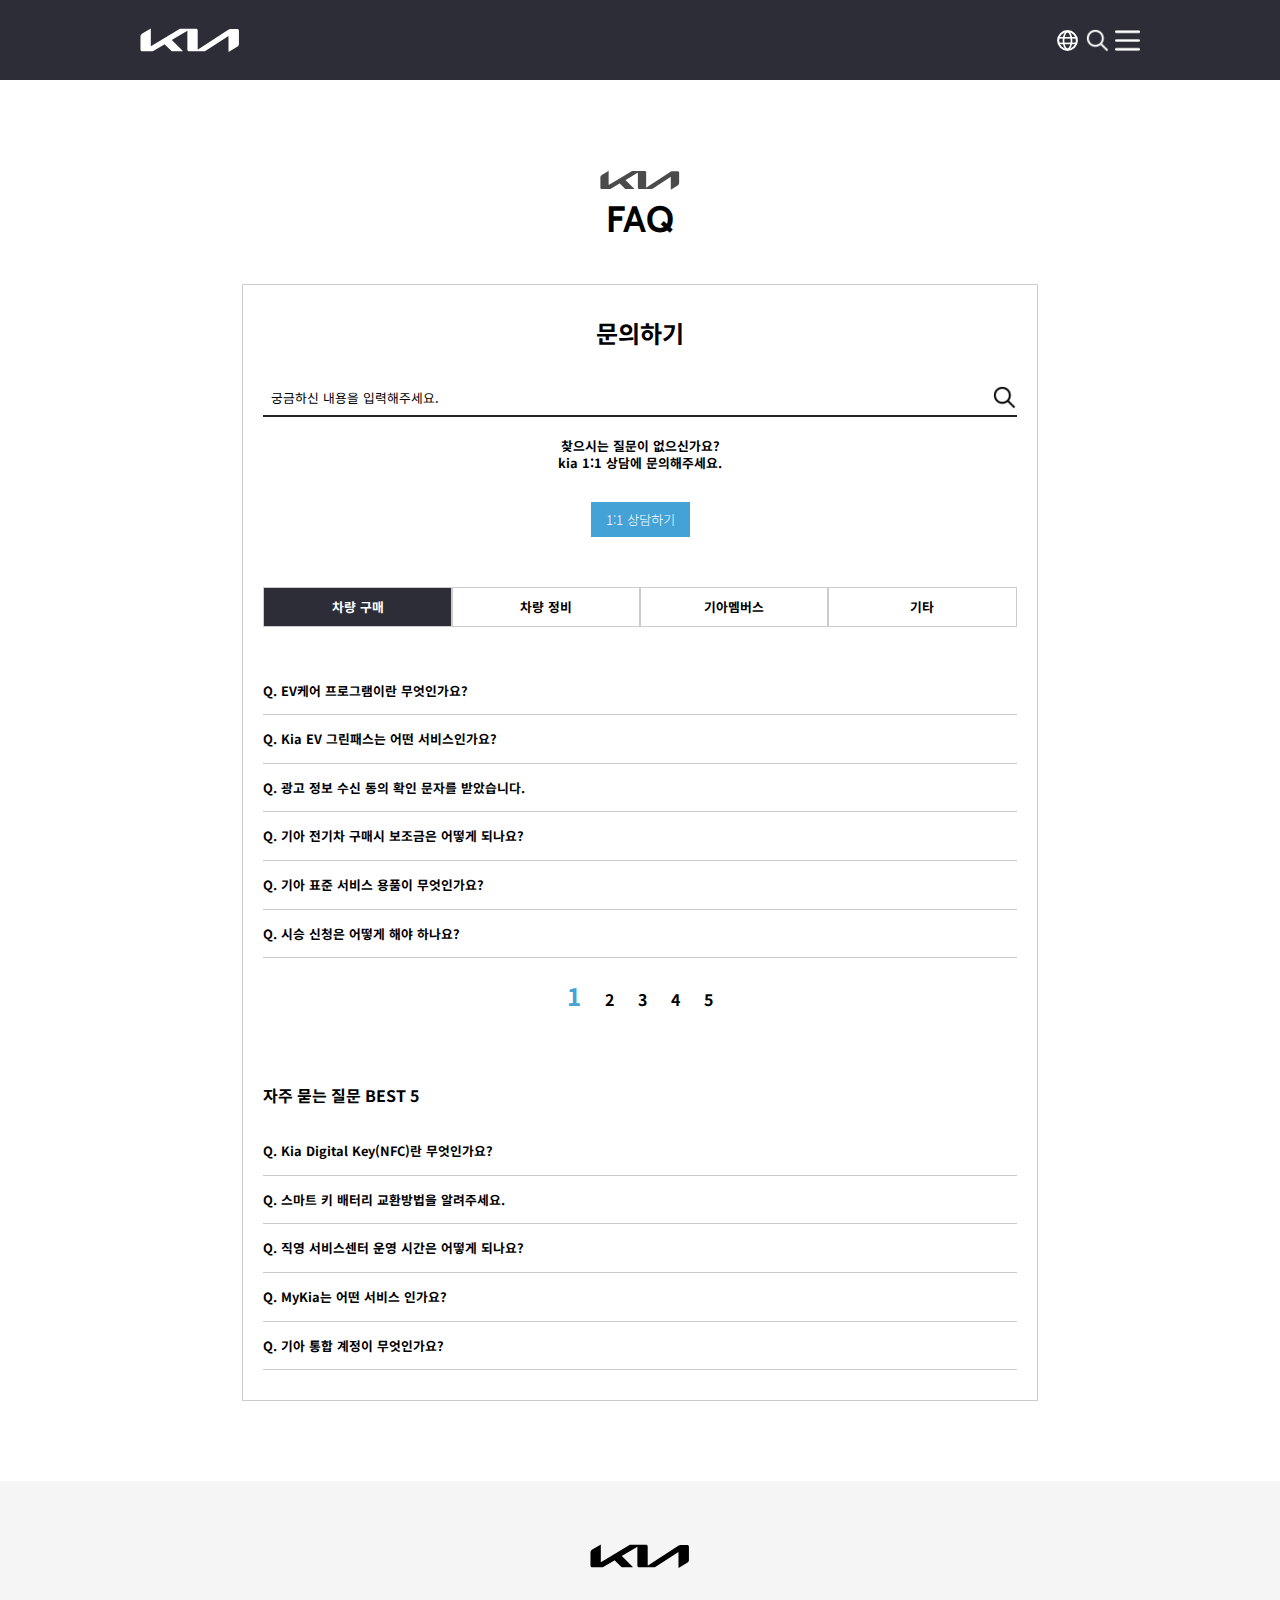
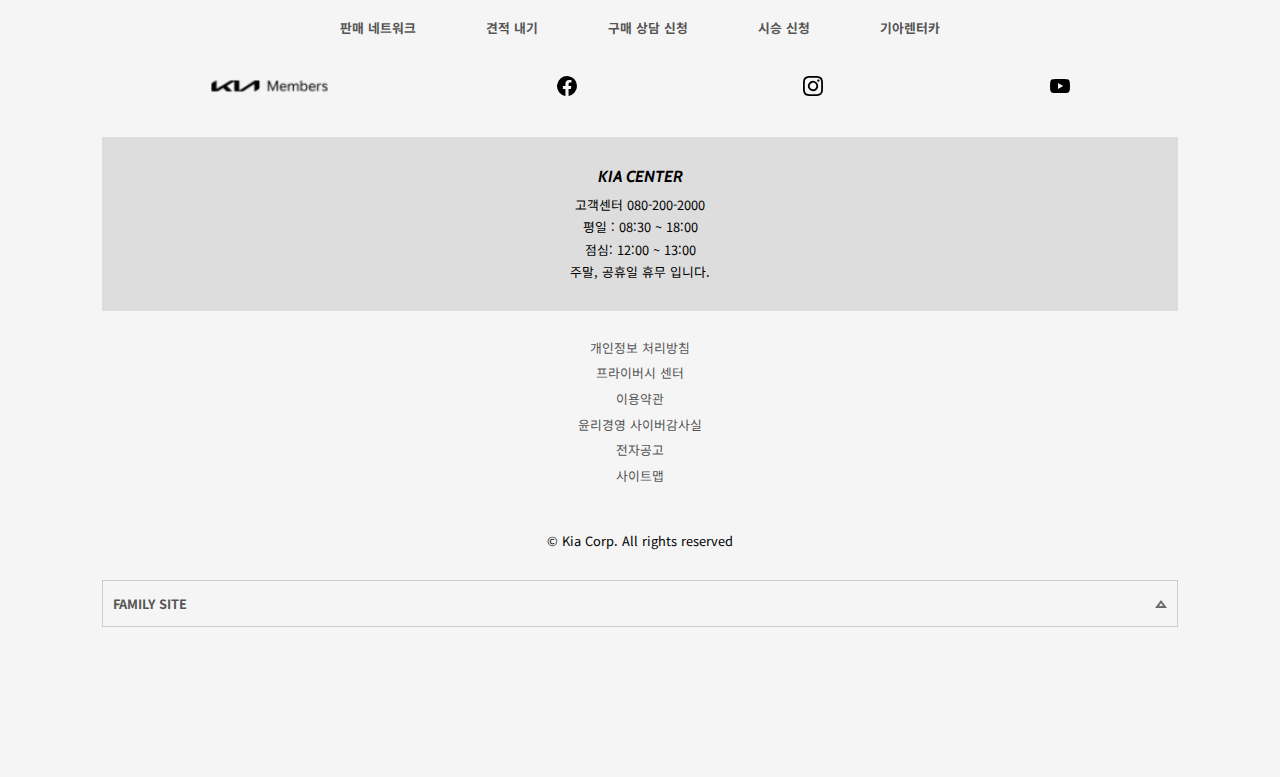
<file: faq.html>
<!DOCTYPE html>
<html lang="ko">


<head>
    <meta charset="UTF-8">
    <meta name="viewport" content="width=device-width, initial-scale=1, maximum-scale=3.0">
    <title>기아 FAQ</title>
    <link rel="stylesheet" href="style.css">
    <link rel="stylesheet" href="posting.css">
    <style type="text/css"></style>
     <script src="jquery-3.7.1.js"></script>
    <script src="jquery-3.7.1.min.js"></script>
    <script type="text/javascript" src="script.js"></script>
    <script type="text/javascript"></script>
</head>


<body>


    <header id="nav-scroll">
        <div>
    
            <a href="index.html">
                <img class="logo-img" alt="기아 홈 이동"
                src="image/logo-kia-white.svg">
            </a>
    
            <nav class="menu-nav" id="menu-nav" aria-label="navigation">
                <div>
                    <div class="mo">
                        <p class="nav-close-btn" onclick="closeNavMenu()" role="button" aria-label="닫기">✕</p>
                        <div class="display-flex-flow">
                            <button id="members-btn" class="black-btn">
                                <img
                                    src="image/icon-members.svg" alt="기아 멤버스로 이동">
                                <a>기아 멤버스</a>
                            </button>
                            <button id="driving-btn"><a>드라이빙 아카데미</a></button>
                        </div>
                        <div>
                            <div class="display-flex-flow">
                                <div>
                                    <p>로그인 <span>해주세요</span></p>
                                    <p>회원가입 후 더 많은 혜택을 받아보세요</p>
                                </div>
                                <div>
                                    <a href="join.html">+ 간편회원가입</a>
                                </div>
                            </div>
                            <div class="display-flex-flow">
                                <button><a href="login.html">로그인</a></button>
                                <button><a href="login.html">장바구니</a></button>
                            </div> 
                        </div>
                        <form class="display-flex">
                            <label for="purchase-search">
                                <input type="text" id="purchase-search" placeholder="궁금하신 제품을 찾아보세요.">
                            </label>
                            <button type="submit">
                                <img src="image/icon-search-white.png" alt="제품 검색">
                            </button>
                        </form>
                    </div>
                    <ul id="mainMenu" class="mainMenu">
                        <li><a href="purchase.html">purchase</a></li>
                        <li><a href="news.html">news</a></li>
                        <li><a href="event.html">event</a></li>
                        <li><a href="qna.html">qna</a></li>
                        <li><a href="faq.html">faq</a></li>
                        <li><a href="login.html">login</a></li>
                        <li><a href="join.html">join us</a></li>
                        <li><a href="remove.html">remove</a></li>
                    </ul>
                    <div class="display-flex-flow mo">
                        <section class="navCateButton" id="nav-calculator">
                            <img
                                src="image/icon-calculator.svg" alt="견적내기">
                            <p>견적 내기</p>
                        </section>
                        <section class="navCateButton" id="nav-model">
                            <img
                                src="image/icon-calculator2.svg" alt="카탈로그/가격표">
                            <p>카탈로그/가격표</p>
                        </section>
                        <section class="navCateButton" id="cate-btn3">
                            <img
                                src="image/icon-cartest.svg" alt="시승 신청">
                            <p>시승 신청</p>
                        </section>
                        <section class="navCateButton" id="cate-btn4">
                            <img
                                src="image/icon-present.svg" alt="기아 이벤트">
                            <p>KIA 이벤트</p>
                        </section>
                    </div>
                </div>
            </nav>
    
            <div class="header-icons">
                <div class="pc">
                    <a href="login.html"><img src="image/icon-mypage.png" alt="로그인"></a>
                </div>
                <div class="select-lan">
                    <img class="language-btn"
                        src="image/icon-language-global.svg" alt="언어설정">
                    <ul class="lan-options">
                        <li class="lan-option">kr</li>
                        <li class="lan-option">en</li>
                        <li class="lan-option">cn</li>
                    </ul>
                </div>
                <div>
                    <img class="search-btn"
                        src="image/icon-search-white.png" alt="검색">
                </div>
                <div class="mo">
                    <img class="nav-open-btn" id="nav-open-btn"
                        src="image/icon-menu.png" alt="메뉴">
                </div>
            </div>
    
        </div>
    </header>


    <article class="faq">

        <img src="image/logo-kia-white.svg" alt="기아 로고">
        <h1>faq</h1>

        <div>
            <div>
                <h2>문의하기</h2>
            </div>
            <div class="qna-contents">
                <div>
                    <form class="display-flex">
                        <label for="qna-input">
                            <input type="text" id="qna-input" placeholder="궁금하신 내용을 입력해주세요.">
                        </label>
                        <img src="image/icon-search-white.png" role="button" alt="문의 검색">
                    </form>
                    <p>찾으시는 질문이 없으신가요?<br>kia 1:1 상담에 문의해주세요.</p>
                    <button><a href="qna.html">1:1 상담하기</a></button>
                </div>
                <ul class="qna-listtap">
                    <li class="qna-tapsee">차량 구매</li>
                    <li>차량 정비</li>
                    <li>기아멤버스</li>
                    <li>기타</li>
                </ul>
                <section id="list1">
                    <div>
                        <div class="listq">
                            <p>Q. EV케어 프로그램이란 무엇인가요?</p>
                        </div>
                        <div>
                            <p>기아 EV를 구매한 기아멤버스 회원이시라면 EV스타일케어, EV세이프티 케어에 가입하실 수 있습니다.</p>
                        </div>
                    </div>
                    <div>
                        <div class="listq">
                            <p>Q. Kia EV 그린패스는 어떤 서비스인가요?</p>
                        </div>
                        <div>
                            <p>멤버십 월 구독료는 매월 1일 정기 자동 결제됩니다. 단, 1회 차의 경우, 신청 일자 기준 잔여기간을 일할 계산하여 청구하며, 2회 차부터 등록된 지불수단을
                                통해 정기 자동 결제가 이루어집니다.</p>
                        </div>
                    </div>
                    <div>
                        <div class="listq">
                            <p>Q. 광고 정보 수신 동의 확인 문자를 받았습니다.</p>
                        </div>
                        <div>
                            <p>기아차량 보유 고객 중 광고성 정보 수신에 동의하신 고객님께 수신동의 여부를 확인하는 메시지 입니다. 이는 광고성 정보 수신에 동의한 고객님께 2년마다 수신동의
                                여부를 확인하는 것이 의무화 되면서 수신동의 확인을 위해 메시지를 발송해드렸습니다. 또한, 수신 동의 철회 시 상품정보, 혜택정보, 프로모션 및 이벤트 안내
                                등을 받아보실 수 없으며, 광고성 정보 수신동의 철회 시 고객센터(080-200-2000)로 문의하여 주시기 바랍니다.</p>
                        </div>
                    </div>
                    <div>
                        <div class="listq">
                            <p>Q. 기아 전기차 구매시 보조금은 어떻게 되나요?</p>
                        </div>
                        <div>
                            <p>전기차 보조금은 전기차를 구매할 때 정부와 지자체에서 정한 전기자동차 보조금 지원대상 자동차를 신규로 구매해 국내에 등록할 경우 보조금을 지급하는 제도입니다.
                                (구매보조금 지급 상한액은 아래표를 참고해주세요.) </p>
                        </div>
                    </div>
                    <div>
                        <div class="listq">
                            <p>Q. 기아 표준 서비스 용품이 무엇인가요?</p>
                        </div>
                        <div>
                            <p>기아는 이면 할인 판매 및 과다 서비스 용품 제공 행위를 금지하고, 공정한 판매 실천과 고객님께 최고의 서비스를 제공해 드리고자 차량 구입 시 표준 서비스
                                용품을 드리고 있습니다. 표준 서비스 용품은 차량 계약 시 썬팅 시공권과 기아 컬렉션 KIT 중 택1하여 선택하실 수 있습니다. <br> * 하기 구성품은
                                2020년 2월 기준이며, 서비스 용품 및 구성품은 변경될 수 있습니다.</p>
                        </div>
                    </div>
                    <div>
                        <div class="listq">
                            <p>Q. 시승 신청은 어떻게 해야 하나요?</p>
                        </div>
                        <div>
                            <p>기아는 시승체험 편의 고객만족을 위해 다양한 시승서비스를 제공하고 있습니다. 고객님께서 희망하시는 가까운 센터에서 최고의 서비스를 직접 만나실 수 있습니다.
                                <br>시승 신청은 기아 홈페이지(www.kia.com) 회원가입 및 로그인 후 신청하실 수 있으며, 예약 취소 시 재신청은 1주일 후부터 가능합니다.
                                <br>* 시승 예약 절차 : 기아 시승서비스는 고객님께서 시승 예약 시 지정하신 동승 영업 담당과 시승 가능여부 확인 후 예약이 확정됩니다.
                            </p>
                        </div>
                    </div>
                </section>
                <section id="list2">
                    <div>
                        <div class="listq">
                            <p>Q. 내비게이션 무선 업데이트는 어떻게 하나요?</p>
                        </div>
                        <div>
                            <p>일정 시간 이상 주행 시, 최신 버전의 지도와 소프트웨어로 자동 업데이트가 진행되며,

                                <br>주행 종료 후 시동을 끌 때 팝업 표시창의 ‘시작’ 버튼을 누르면 시스템 업데이트까지 최종 완료됩니다.

                                <br>* 업데이트 상태 확인은 '설정-일반-SW정보/업데이트' 에서 확인할 수 있습니다.
                            </p>
                        </div>
                    </div>
                    <div>
                        <div class="listq">
                            <p>Q. 내비게이션 업데이트 주기가 어떻게 되나요?</p>
                        </div>
                        <div>
                            <p>내비게이션은 연 6회 정기 유/무선 업데이트를 통해 최신 지도 및 안정적인 내비게이션 시스템 & 신규 기능 적용을 제공하고 있으며, OTA 무선 업데이트를 통해
                                더욱 편리한 업데이트 경험을 제공하고 있습니다.
                                <br>(단속 카메라 반영 등 기본 정보는 수시로 업데이트 중에 있음)

                                <br>* OTA 무선 업데이트를 위해서는 기아커넥트 서비스 가입이 필요하며, 표준형5W/고급형6세대가 적용된 차종에서 제공됩니다.
                            </p>
                        </div>
                    </div>
                    <div>
                        <div class="listq">
                            <p>Q. 빌트인 캠 녹화영상 관리 방법이 궁금합니다.</p>
                        </div>
                        <div>
                            <p>주행 중 상시 영상은 최대 3시간, 주차 중 상시 영상은 최대 20시간, 주행/주차 중 충격감지 이벤트는 최대 40건, 수동 스위치 녹화는 최대 30건 까지
                                저장 가능합니다.

                                <br>저장공간 초과 시 가장 이른 녹화영상부터 자동 삭제되므로, 중요파일은 보관함[★]에 저장하시거나 사고 직후에도 차량 주행 필요 시 '주행중 녹화기능'을
                                꺼주세요.
                            </p>
                        </div>
                    </div>
                    <div>
                        <div class="listq">
                            <p>Q. 차량 실내 자동 환기 설정은 어떻게 하나요?</p>
                        </div>
                        <div>
                            <p>히터 및 에어컨 작동 상태에서 버튼을 눌러 모드 선택 후, A/C 버튼을 누른 상태에서 내기 버튼을 3초 이내 5회 이상 누르십시오.

                                <br>* 자세한 설정 방법은 별도로 지급되는 인포테인먼트 시스템 간편 설명서 내에 QR코드로 웹에 접속하여 확인할 수 있습니다.
                            </p>
                        </div>
                    </div>
                </section>
                <section id="list3">
                    <div>
                        <div class="listq">
                            <p>Q. 기아멤버스 모바일카드 발급 방법.</p>
                        </div>
                        <div>
                            <p>기아멤버스 모바일 카드는 기아멤버스 사이트 또는 Mykia 어플리케이션에 회원가입(카드회원까지 가입 필수)을 하시면 발급 받으실 수 있습니다. </p>
                        </div>
                    </div>
                    <div>
                        <div class="listq">
                            <p>Q. 기아멤버스 카드를 모바일/실물중에 선택해서 받을 수 있나요?</p>
                        </div>
                        <div>
                            <p>2018년 4월 2일부터 기아자동차 구입 시 멤버십 가입 신청서에 "모바일카드"를 선택하신 경우, 별도의 실물 카드 발급 없이 모바일카드 발급 안내 문자가
                                발송되고 있습니다.

                                <br>수신하신 문자에 포함된 URL로 접속하신 후 모바일카드 발급 및 사용이 가능하십니다.

                                <br>(단, 문자수신 동의 여부에 ‘거부’ 를 선택하시면 모바일카드 관련 안내 문자 수신이 불가할 수 있습니다.)
                            </p>
                        </div>
                    </div>
                    <div>
                        <div class="listq">
                            <p>Q. 기아멤버스 포인트 소멸시점은 언제인가요?</p>
                        </div>
                        <div>
                            <p>기아멤버스 포인트 유효기간은 적립시점으로부터 5년입니다.
                                <br>기아멤버스 포인트 소멸은 포인트 활용기간을 좀 더 확보할 수 있도록 초기 적립시점의 익월 1일에
                                일괄적으로 소멸 됩니다.
                            </p>
                        </div>
                    </div>
                    <div>
                        <div class="listq">
                            <p>Q. 기아멤버스 분실 시에도 포인트를 사용할 수 있나요?</p>
                        </div>
                        <div>
                            <p>적립된 멤버스포인트는 카드 없이도 오토큐에서 사용이 가능합니다.

                                <br>오토큐에서 실물 카드 없이 멤버스포인트 사용 시 아래와 같은 방법으로 이용하시면 됩니다.

                                <br> - 차량명의자와 휴대폰명의자가 동일한 경우 휴대폰 인증하여 사용 가능
                            </p>
                        </div>
                    </div>
                </section>
                <section id="list4">
                    <div>
                        <div class="listq">
                            <p>Q. 기아 커넥트 스토어는 어떻게 이용하나요?</p>
                        </div>
                        <div>
                            <p>차량 구매 순간의 선택이 카 라이프의 전부를 결정한 것은 아닙니다.

                                이제 차량 구매 후에도 기아 커넥트 스토어(connectstore.kia.com)가 제공하는

                                새로운 기능들을 언제 어디서든지 추가로 구매해 평생, 또는 원하는 기간 동안 이용하실 수 있습니다.</p>
                        </div>
                    </div>
                    <div>
                        <div class="listq">
                            <p>Q. 완속 충전 케이블은 언제 사용하나요?</p>
                        </div>
                        <div>
                            <p>일부 완속 충전기는 관리의 어려움 등의 이유로 충전 케이블 미 설치합니다.
                                이런 경우 개인용 완속 충전 케이블 사용합니다.</p>
                        </div>
                    </div>
                    <div>
                        <div class="listq">
                            <p>Q. 완속과 급속 충전기는 어떻게 구분하나요?</p>
                        </div>
                        <div>
                            <p>국가표준으로 지정된 충전구의 핀 갯수로 구분됩니다.
                                <br>핀이 5개인 AC단상은 완속 충전기
                                <br>핀이 7개인 DC콤보는 급속 충전기
                                <br>핀이 10개인 DC차데모는 급속 충전기
                            </p>
                        </div>
                    </div>
                    <div>
                        <div class="listq">
                            <p>Q. 충전카드는 어떻게 발급받아야 하나요?</p>
                        </div>
                        <div>
                            <p>저공해차 통합 누리집 사이트(WWW.EV.OR.KR)에서 공공 충전 멤버십 카드 발급가능하며,
                                기타 충전사업자별 민간 충전 멤버십 카드는 사업자별 창구를 통해 발급가능합니다.</p>
                        </div>
                    </div>
                    <div>
                        <div class="listq">
                            <p>Q. 결제방식은 어떻게 되나요?</p>
                        </div>
                        <div>
                            <p>충전카드가 없어도 교통카드나 신용카드로 비회원 충전할 수 있으며,
                                충전 멤버십 카드 보유시 신청 창구를 통해 결제카드 등록이 가능합니다.</p>
                        </div>
                    </div>
                    <div>
                        <div class="listq">
                            <p>Q. 급속충전기는 어떠한 사용제약이 있나요?</p>
                        </div>
                        <div>
                            <p>환경부 급속충전기는 1회 충전당 40분 컷을 적용하고 있습니다. (사용자 재인증 후 추가 충전 가능)
                                한전 및 다른 충전사업자 충전기도 다른 차량이 대기할 경우 적당량을 충전하고 양보하는 것이 좋습니다.</p>
                        </div>
                    </div>
                </section>
                <div class="number" id="number1">
                    <span class="numberPic">1</span>
                    <span>2</span>
                    <span>3</span>
                    <span>4</span>
                    <span>5</span>
                </div>
            </div>

            <div>
                <h2>자주 묻는 질문 best 5</h2>
                <div class="qna-contents">
                    <section id="best-list1">
                        <div>
                            <div class="best-listq">
                                <p>Q. Kia Digital Key(NFC)란 무엇인가요?</p>
                            </div>
                            <div>
                                <p>Kia Digital Key는 NFC 안테나가 장착된 스마트폰 또는 카드 키로 차량의 도어를 열고 시동을 걸 수 있는 새로운 서비스입니다.</p>
                            </div>
                        </div>
                    </section>
                    <section id="best-list2">
                        <div>
                            <div class="best-listq">
                                <p>Q. 스마트 키 배터리 교환방법을 알려주세요.</p>
                            </div>
                            <div>
                                <p>스마트 키의 사용횟수와 기간에 따라 배터리 성능이 저하되었을 경우 배터리 교환이 필요합니다. 배터리 교환 시 차종별 스마트 키 배터리 용량을 확인 후
                                    배터리를 구입하여 교환하시면 됩니다. </p>
                            </div>
                        </div>
                    </section>
                    <section id="best-list3">
                        <div>
                            <div class="best-listq">
                                <p>Q. 직영 서비스센터 운영 시간은 어떻게 되나요?</p>
                            </div>
                            <div>
                                <p>직영 서비스센터의 업무시간은 평일(월~금) 08:30~17:30까지 이며, 중식시간은 12:30~13:30 입니다. 직영서비스센터는 예약제로 운영되므로
                                    방문 전 사전 예약 바랍니다.<br>토탈 예약 센터 안내 (1899-0200) </p>
                            </div>
                        </div>
                    </section>
                    <section id="best-list4">
                        <div>
                            <div class="best-listq">
                                <p>Q. MyKia는 어떤 서비스 인가요?</p>
                            </div>
                            <div>
                                <p>날씨, 차량 상태를 포함 사용자 데이터 기반 개인 맞춤형 화면과 콘텐츠를 제공합니다. 차량 운행 후 안전운전 점수 및 운전 습관 데이터를 MyKia를
                                    통해 확인해 보세요. 정기 점검, 보증 및 리콜 정보까지 꼼꼼하게 챙겨주고, 가까운 정비소 검색과 손쉬운 예약을 도와줍니다.</p>
                            </div>
                        </div>
                    </section>
                    <section id="best-list5">
                        <div>
                            <div class="best-listq">
                                <p>Q. 기아 통합 계정이 무엇인가요?</p>
                            </div>
                            <div>
                                <p>기아 통합 계정은, 기아닷컴 / 기아멤버스 홈페이지 / MyKia 모바일 앱 / 기아 디지털키 / Kia Connect 등 기아에서 제공하는 서비스를
                                    사용하기 위한 계정으로, 하나의 ID로 모든 서비스를 이용할 수 있습니다.</p>
                            </div>
                        </div>
                    </section>
                </div>
            </div>

        </div>

    </article>


    <script>
        // QNA 문의하기 탭메뉴
        const qnaTapList = document.querySelectorAll(".qna-listtap > li");

        for (let i = 0; i < qnaTapList.length; i++) {
            qnaTapList[i].addEventListener("click", function () {

                clearQnaTap();
                this.classList.add("qna-tapsee");

                if (i == 0) {
                    document.getElementById("list1").style.display = "block";
                    document.getElementById("list2").style.display = "none";
                    document.getElementById("list3").style.display = "none";
                    document.getElementById("list4").style.display = "none";
                }
                else if (i == 1) {
                    document.getElementById("list1").style.display = "none";
                    document.getElementById("list2").style.display = "block";
                    document.getElementById("list3").style.display = "none";
                    document.getElementById("list4").style.display = "none";
                }
                else if (i == 2) {
                    document.getElementById("list1").style.display = "none";
                    document.getElementById("list2").style.display = "none";
                    document.getElementById("list3").style.display = "block";
                    document.getElementById("list4").style.display = "none";
                }
                else if (i == 3) {
                    document.getElementById("list1").style.display = "none";
                    document.getElementById("list2").style.display = "none";
                    document.getElementById("list3").style.display = "none";
                    document.getElementById("list4").style.display = "block";
                }
            });
        }
        function clearQnaTap() {
            for (let i = 0; i < qnaTapList.length; i++) {
                qnaTapList[i].classList.remove("qna-tapsee");
            }
        }

        // QNA 질문 누르면 답변 display block
        const qnaAnswerList = document.querySelectorAll(".listq");

        for (let i = 0; i < qnaAnswerList.length; i++) {
            qnaAnswerList[i].addEventListener("click", function () {

                clearQnaAnswer();
                this.style.color = "rgb(68, 162, 215)";
                this.nextElementSibling.classList.add("qna-answer-see");
            });
        }
        function clearQnaAnswer() {
            for (let i = 0; i < qnaAnswerList.length; i++) {
                qnaAnswerList[i].style.color = "black";
                qnaAnswerList[i].nextElementSibling.classList.remove("qna-answer-see");
            }
        }

        // QNA 넘버 클릭 (탭메뉴 넘버)
        const qnaNumbers = document.querySelectorAll(".faq .number > span");
        for (let i = 0; i < qnaNumbers.length; i++) {
            qnaNumbers[i].addEventListener("click", function () {

                clearPage();
                this.classList.add("numberPic");
            });
        }
        function clearPage() {
            for (let i = 0; i < qnaNumbers.length; i++) {
                qnaNumbers[i].classList.remove("numberPic");
            }
        }

        // 자주 묻는 질문 display block
        const bestAnswerList = document.querySelectorAll(".best-listq");

        for (let i = 0; i < bestAnswerList.length; i++) {
            bestAnswerList[i].addEventListener("click", function () {

                clearBestAnswer();
                this.style.color = "rgb(68, 162, 215)";
                this.nextElementSibling.style.display = "block";
            });
        }
        function clearBestAnswer() {
            for (let i = 0; i < bestAnswerList.length; i++) {
                bestAnswerList[i].style.color = "black";
                bestAnswerList[i].nextElementSibling.style.display = "none";
            }
        }
    </script>


    <footer>
        <div>
            <div>
                <img
                    src="image/logo-kia-white.svg" alt="기아 로고">
            </div>
            <ul class="display-flex-flow">
                <li>판매 네트워크
                    <ul class="pc">
                        <li>지점/대리점</li>
                        <li>영업담당</li>
                        <li>전시 차량</li>
                        <li>시승 거점</li>
                        <li>출고 센터</li>
                    </ul>
                </li>
                <li>견적 내기
                    <ul class="pc">
                        <li>EV & PBV</li>
                        <li>승용</li>
                        <li>RV</li>
                        <li>택시 & 상용</li>
                    </ul>
                </li>
                <li>구매 상담 신청</li>
                <li>시승 신청</li>
                <li>기아렌터카
                    <ul class="pc">
                        <li>기아플렉스</li>
                        <li>원하는 상품 찾기</li>
                        <li>제공 서비스</li>
                        <li>기아플렉스 모바일 앱</li>
                    </ul>
                </li>
            </ul>
            <div class="display-flex-flow mo">
                <img
                    src="image/logo-kia-members.png" alt="기아 멤버스">
                <img
                    src="image/icon-facebook.svg" alt="페이스북">
                <img
                    src="image/icon-instagram.svg" alt="인스타그램">
                <img
                    src="image/icon-youtube.svg" alt="유투브">
            </div>
            <div>
                <h3>kia center</h3>
                <ul>
                    <li>고객센터 080-200-2000</li>
                    <li>평일 : 08:30 ~ 18:00</li>
                    <li>점심: 12:00 ~ 13:00</li>
                    <li>주말, 공휴일 휴무 입니다.</li>
                </ul>
            </div>
            <ul>
                <li><span>개인정보 처리방침</span></li>
                <li>프라이버시 센터</li>
                <li>이용약관</li>
                <li>윤리경영 사이버감사실</li>
                <li>전자공고</li>
                <li>사이트맵</li>
            </ul>
            <div>
                <div class="pc-flex">
                    <img
                    src="image/logo-kia-members.png" alt="기아 멤버스">
                <img
                    src="image/icon-facebook.svg" alt="페이스북">
                <img
                    src="image/icon-instagram.svg" alt="인스타그램">
                <img
                    src="image/icon-youtube.svg" alt="유투브">
                </div>
                <p><span>© Kia Corp</span>. All rights reserved</p>
                <div class="select-menu">
                    <div>
                        <ul class="options">
                            <li class="option">
                                <span class="option-text">현대자동차그룹</span>
                            </li>
                            <li class="option">
                                <span class="option-text">기아멤버스</span>
                            </li>
                            <li class="option">
                                <span class="option-text">기아 드라이빙 아카데미</span>
                            </li>
                            <li class="option">
                                <span class="option-text">인재채용</span>
                            </li>
                            <li class="option">
                                <span class="option-text">IR</span>
                            </li>
                        </ul>
                    </div>
                    <div class="select-btn" id="site-select-button">
                        <span class="sBtn-text active">Family site</span>
                        <img src="image/icon-footer-select.png" alt="family site 선택">
                    </div>
                </div>
            </div>
        </div>
    </footer>


    <div class="calculator">
        <form>
            <p class="close-calculator" onclick="closeCalculator()" role="button" aria-label="닫기">✕</p>
            <h1>할부 계산기</h1>
            <ul id="cal-listtap">
                <li class="tapsee">카니발</li>
                <li>3.5 가솔린</li>
                <li>프레스티지</li>
            </ul>
            <div class="pay">
                <p>선수금</p>
                <div class="slidecontainer flex_between_center">
                    <div class="pst">
                        <p class="p2-1">32만원</p>
                        <p class="p2-2">2,882만원</p>
                        <label for="myRange">
                            <input type="range" min="32" max="2882" step="10" value="30" class="sliderRange" id="myRange"
                            tooltips="">
                        </label>
                    </div>
                    <p class="box"><span id="demo"></span> 만원</p>
                </div>
            </div>
            <div>
                <p>할부 기간</p>
                <div class="slidecontainer flex_between_center">
                    <div class="pst">
                        <p class="p2-1">3개월</p>
                        <p class="p2-2">60개월</p>
                        <label for="myRange1">
                            <input type="range" min="3" max="60" step="1" value="3" class="sliderRange2" id="myRange1">
                        </label>
                    </div>
                    <p class="box"><span id="value"></span> 개월</p>
                </div>
            </div>
            <button type="submit"><a>할부 상품 자세히 보기</a></button>
        </form>
        <div id="cal-black"></div> <!---창 띄우면 바깥배경 어둡게 -->
    </div>


    <div class="model">
        <div>
            <p class="close-model" onclick="closeModel()" role="button" aria-label="닫기">✕</p>
            <h1>모델 비교</h1>
            <ul id="model-listtap">
                <li class="tapsee">카니발</li>
                <li>3.5 가솔린</li>
                <li>프레스티지</li>
            </ul>
            <div>
                <section class="model1" id="model-list1">
                    <div>
                        <div>
                            <div>
                                <img src="image/icon-plus.png" alt="비교 모델 선택">
                                <p>비교할 모델을 추가해주세요.</p>
                            </div>
                        </div>
                        <ul>
                            <li>가격<br>
                                <span>31,800,000원</span>
                            </li>
                            <li>복합 연비<br>
                                <span>9.1 km/ℓ</span>
                            </li>
                            <li>최고 출력<br>
                                <span>294 ps / 6,400 rpm</span>
                            </li>
                            <li>최대 토크<br>
                                <span>36.2 kg.m / 5,000 rpm</span>
                            </li>
                            <li>3년 유지비<br>
                                <span>14,107,685원</span>
                            </li>
                        </ul>
                    </div>
                </section>
                <section class="model2" id="model-list2">
                    <div>
                        <div>
                            <div>
                                <img src="image/icon-plus.png" alt="비교 모델 선택">
                                <p>비교할 모델을 추가해주세요.</p>
                            </div>
                        </div>
                        <ul>
                            <li>가격<br>
                                <span>40,730,000원</span>
                            </li>
                            <li>복합 연비<br>
                                <span>15.2 km/ℓ</span>
                            </li>
                            <li>최고 출력<br>
                                <span>180 ps / 5,500 rpm</span>
                            </li>
                            <li>최대 토크<br>
                                <span>27 kg.m / 1,500~4,500 rpm</span>
                            </li>
                            <li>3년 유지비<br>
                                <span>10,123,011원</span>
                            </li>
                        </ul>
                    </div>
                </section>
                <section class="model3" id="model-list3">
                    <div>
                        <div>
                            <div>
                                <img src="image/icon-plus.png" alt="비교 모델 선택">
                                <p>비교할 모델을 추가해주세요.</p>
                            </div>
                        </div>
                        <ul>
                            <li>가격<br>
                                <span>55,340,000원</span>
                            </li>
                            <li>복합 연비<br>
                                <span> 9.3 km/ℓ</span>
                            </li>
                            <li>최고 출력<br>
                                <span>257 ps / 3,800 rpm</span>
                            </li>
                            <li>최대 토크<br>
                                <span>36.2 kg.m / 1,500~3,000 rpm</span>
                            </li>
                            <li>3년 유지비<br>
                                <span>15,322,685원</span>
                            </li>
                        </ul>
                    </div>
                </section>
            </div>
        </div>
        <div id="model-black"></div> <!---창 띄우면 바깥배경 어둡게? -->
    </div>


    <div class="search-pop">
        <div>
            <form class="display-flex-flow">
                <label for="search-pop">
                    <input type="text" id="search-pop" placeholder="search">
                </label>
                <button type="submit">
                    <img src="image/icon-search-white.png" alt="검색">
                </button>
            </form>
            <div class="display-flex-flow">
                <p>인기 검색어</p>
                <div>
                    <button>카니발</button>
                    <button>소렌토</button>
                    <button>스포티지</button>
                    <button>K5</button>
                </div>
            </div>
            <div>
                <button class="close-search" type="button">닫기</button>
            </div>
        </div>
    </div>


</body>


</html>
</file>
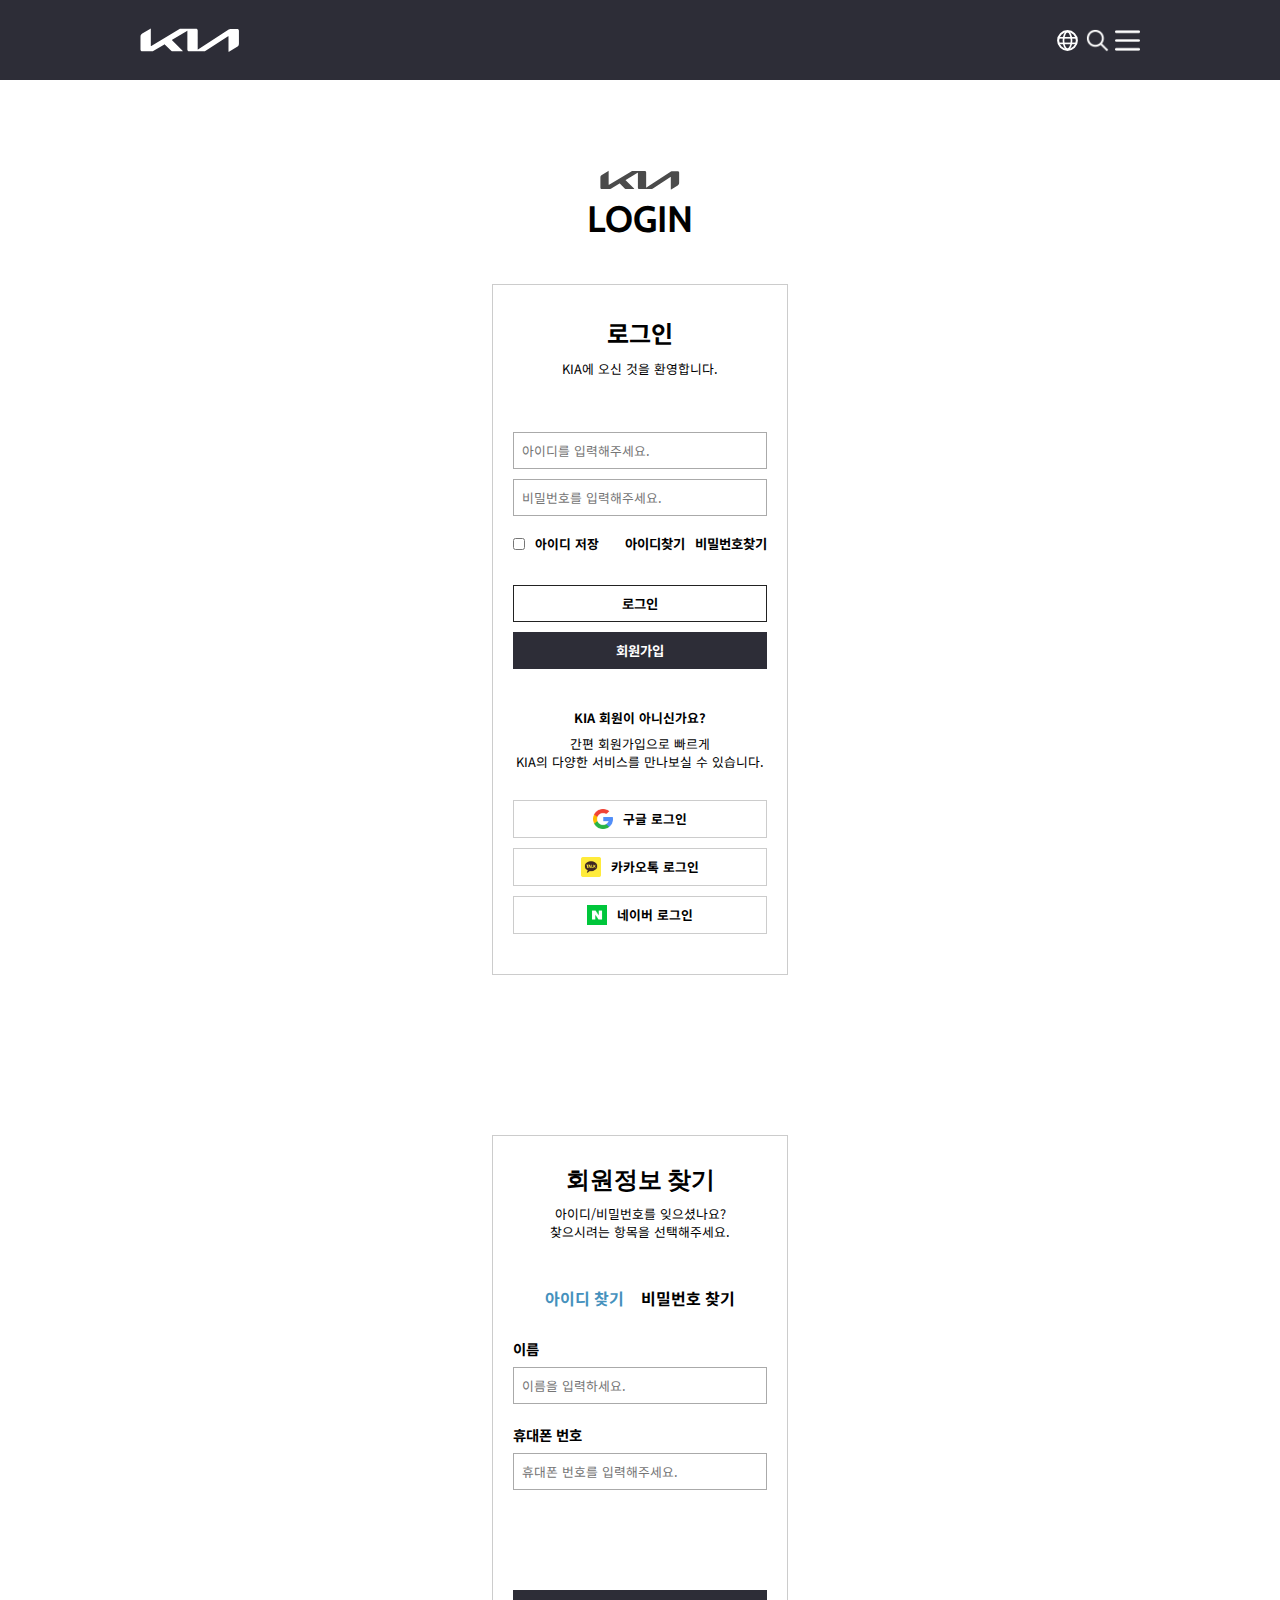
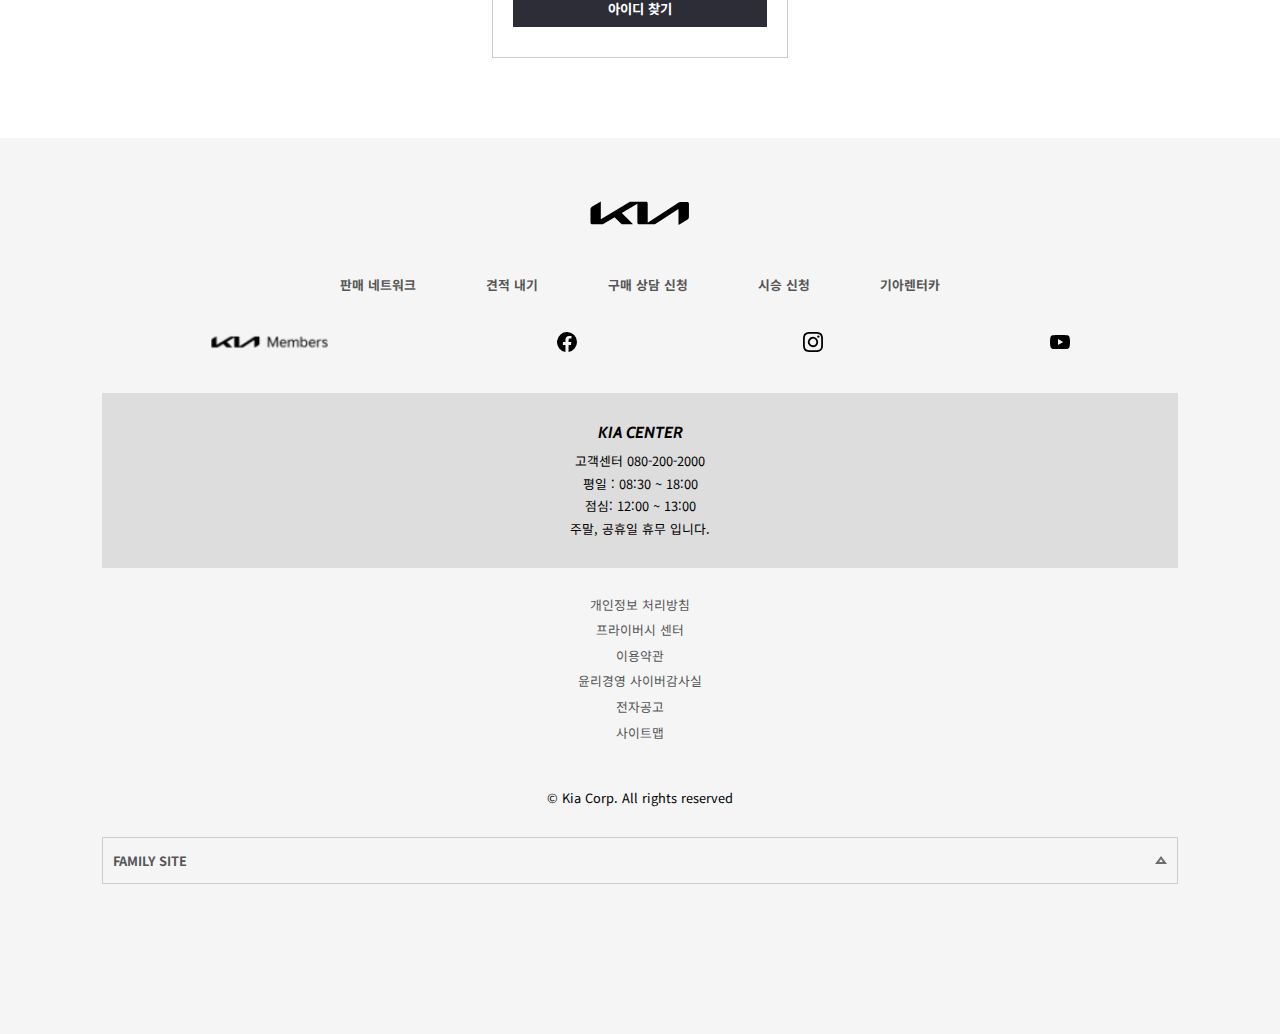
<file: login.html>
<!DOCTYPE html>
<html lang="ko">


<head>
    <meta charset="UTF-8">
    <meta name="viewport" content="width=device-width, initial-scale=1, maximum-scale=3.0">
    <title>기아 로그인</title>
    <link rel="stylesheet" href="style.css">
    <link rel="stylesheet" href="membership.css">
    <style type="text/css"></style>
    <script src="jquery-3.7.1.js"></script>
    <script src="jquery-3.7.1.min.js"></script>
    <script type="text/javascript" src="script.js"></script>
    <script type="text/javascript"></script>
    <!---주소 검색창-->
    <script src="https://t1.daumcdn.net/mapjsapi/bundle/postcode/prod/postcode.v2.js"></script>
</head>


<body>


    <header id="nav-scroll">
        <div>
    
            <a href="index.html">
                <img class="logo-img" alt="기아 홈 이동"
                src="image/logo-kia-white.svg">
            </a>
    
            <nav class="menu-nav" id="menu-nav" aria-label="navigation">
                <div>
                    <div class="mo">
                        <p class="nav-close-btn" onclick="closeNavMenu()" role="button" aria-label="닫기">✕</p>
                        <div class="display-flex-flow">
                            <button id="members-btn" class="black-btn">
                                <img
                                    src="image/icon-members.svg" alt="기아 멤버스로 이동">
                                <a>기아 멤버스</a>
                            </button>
                            <button id="driving-btn"><a>드라이빙 아카데미</a></button>
                        </div>
                        <div>
                            <div class="display-flex-flow">
                                <div>
                                    <p>로그인 <span>해주세요</span></p>
                                    <p>회원가입 후 더 많은 혜택을 받아보세요</p>
                                </div>
                                <div>
                                    <a href="join.html">+ 간편회원가입</a>
                                </div>
                            </div>
                            <div class="display-flex-flow">
                                <button><a href="login.html">로그인</a></button>
                                <button><a href="login.html">장바구니</a></button>
                            </div> 
                        </div>
                        <form class="display-flex">
                            <label for="purchase-search">
                                <input type="text" id="purchase-search" placeholder="궁금하신 제품을 찾아보세요.">
                            </label>
                            <button type="submit">
                                <img src="image/icon-search-white.png" alt="제품 검색">
                            </button>
                        </form>
                    </div>
                    <ul id="mainMenu" class="mainMenu">
                        <li><a href="purchase.html">purchase</a></li>
                        <li><a href="news.html">news</a></li>
                        <li><a href="event.html">event</a></li>
                        <li><a href="qna.html">qna</a></li>
                        <li><a href="faq.html">faq</a></li>
                        <li><a href="login.html">login</a></li>
                        <li><a href="join.html">join us</a></li>
                        <li><a href="remove.html">remove</a></li>
                    </ul>
                    <div class="display-flex-flow mo">
                        <section class="navCateButton" id="nav-calculator">
                            <img
                                src="image/icon-calculator.svg" alt="견적내기">
                            <p>견적 내기</p>
                        </section>
                        <section class="navCateButton" id="nav-model">
                            <img
                                src="image/icon-calculator2.svg" alt="카탈로그/가격표">
                            <p>카탈로그/가격표</p>
                        </section>
                        <section class="navCateButton" id="cate-btn3">
                            <img
                                src="image/icon-cartest.svg" alt="시승 신청">
                            <p>시승 신청</p>
                        </section>
                        <section class="navCateButton" id="cate-btn4">
                            <img
                                src="image/icon-present.svg" alt="기아 이벤트">
                            <p>KIA 이벤트</p>
                        </section>
                    </div>
                </div>
            </nav>
    
            <div class="header-icons">
                <div class="pc">
                    <a href="login.html"><img src="image/icon-mypage.png" alt="로그인"></a>
                </div>
                <div class="select-lan">
                    <img class="language-btn"
                        src="image/icon-language-global.svg" alt="언어설정">
                    <ul class="lan-options">
                        <li class="lan-option">kr</li>
                        <li class="lan-option">en</li>
                        <li class="lan-option">cn</li>
                    </ul>
                </div>
                <div>
                    <img class="search-btn"
                        src="image/icon-search-white.png" alt="검색">
                </div>
                <div class="mo">
                    <img class="nav-open-btn" id="nav-open-btn"
                        src="image/icon-menu.png" alt="메뉴">
                </div>
            </div>
    
        </div>
    </header>


    <article class="login">
        <img src="image/logo-kia-white.svg" alt="기아 로고">
        <h1>login</h1>
        <div>
            <div>
                <h2>로그인</h2>
                <p>KIA에 오신 것을 환영합니다.</p>
            </div>
            <form>
                <div>
                    <label for="id">
                        <input type="text" id="id" placeholder="아이디를 입력해주세요.">
                    </label>
                    <label for="pw">
                        <input type="password" id="pw" placeholder="비밀번호를 입력해주세요.">
                    </label>
                </div>
                <div class="display-flex">
                    <div class="display-flex">
                        <label for="save-id">
                            <input type="checkbox" name="save-id" id="save-id" class="check" id="check1">
                        </label>
                        <p>아이디 저장</p>
                    </div>
                    <div class="display-flex">
                        <button type="button"><a href="#find-login">아이디찾기</a></button>
                        <button type="button"><a href="#find-login">비밀번호찾기</a></button>
                    </div>
                </div>
                <div class="display-flex-flow">
                    <button type="submit">로그인</button>
                    <button type="button" class="black-btn">
                        <a href="join.html">회원가입</a></button>
                </div>
                <div>
                    <p><span>KIA</span> 회원이 아니신가요?</p>
                    <p>간편 회원가입으로 빠르게<br><span>KIA</span>의 다양한 서비스를 만나보실 수 있습니다.</p>
                    <button type="button">
                        <img src="image/icon-google.png" alt="구글 로그인">
                        <p>구글 로그인</p>
                    </button>
                    <button type="button">
                        <img src="image/icon-kakao.png" alt="카카오톡 로그인">
                        <p>카카오톡 로그인</p>
                    </button>
                    <button type="button">
                        <img src="image/icon-naver.png" alt="네이버 로그인">
                        <p>네이버 로그인</p>
                    </button>
                </div>
            </form>
        </div>
    </article>


    <article class="find-login" id="find-login">
        <div>
            <div>
                <h1>회원정보 찾기</h1>
                <p>아이디/비밀번호를 잊으셨나요?<br>찾으시려는 항목을 선택해주세요.</p>
            </div>
            <form>
                <ul class="display-flex" id="findInformation">
                    <li class="tapsee-find">아이디 찾기</li>
                    <li>비밀번호 찾기</li>
                </ul>
                <section class="find-id">
                    <div>
                        <label for="your-name">이름</label>
                        <input type="text" id="your-name" placeholder="이름을 입력하세요.">
                    </div>
                    <div>
                        <label for="your-tel">휴대폰 번호</label>
                        <input type="text" id="your-tel" placeholder="휴대폰 번호를 입력해주세요.">
                    </div>
                    <button class=" black-btn">아이디 찾기</button>
                </section>
                <section class="find-pw">
                    <div>
                        <label for="your-id">아이디</label>
                        <input type="text" id="your-id" placeholder="아이디를 입력하세요.">
                    </div>
                    <div class="display-flex">
                        <p>아이디를 잊으셨나요?</p>
                        <button>아이디 찾기</button>
                    </div>
                    <button class=" black-btn">비밀번호 찾기</button>
                </section>
            </form>
    </article>


    <script>
        const findInformation = document.querySelectorAll("#findInformation > li");

        for (let i = 0; i < findInformation.length; i++) {
            findInformation[i].addEventListener("click", function () {
                clearFindTap();
                this.classList.add("tapsee-find");

                if (i == 0) {
                    document.querySelector(".find-id").style.display = "block";
                    document.querySelector(".find-pw").style.display = "none";
                }
                else if (i == 1) {
                    document.querySelector(".find-id").style.display = "none";
                    document.querySelector(".find-pw").style.display = "block";
                }

            });
        }
        function clearFindTap() {
            for (let i = 0; i < findInformation.length; i++) {
                findInformation[i].classList.remove("tapsee-find");
            }
        }
    </script>


    <footer>
        <div>
            <div>
                <img
                    src="image/logo-kia-white.svg" alt="기아 로고">
            </div>
            <ul class="display-flex-flow">
                <li>판매 네트워크
                    <ul class="pc">
                        <li>지점/대리점</li>
                        <li>영업담당</li>
                        <li>전시 차량</li>
                        <li>시승 거점</li>
                        <li>출고 센터</li>
                    </ul>
                </li>
                <li>견적 내기
                    <ul class="pc">
                        <li>EV & PBV</li>
                        <li>승용</li>
                        <li>RV</li>
                        <li>택시 & 상용</li>
                    </ul>
                </li>
                <li>구매 상담 신청</li>
                <li>시승 신청</li>
                <li>기아렌터카
                    <ul class="pc">
                        <li>기아플렉스</li>
                        <li>원하는 상품 찾기</li>
                        <li>제공 서비스</li>
                        <li>기아플렉스 모바일 앱</li>
                    </ul>
                </li>
            </ul>
            <div class="display-flex-flow mo">
                <img
                    src="image/logo-kia-members.png" alt="기아 멤버스">
                <img
                    src="image/icon-facebook.svg" alt="페이스북">
                <img
                    src="image/icon-instagram.svg" alt="인스타그램">
                <img
                    src="image/icon-youtube.svg" alt="유투브">
            </div>
            <div>
                <h3>kia center</h3>
                <ul>
                    <li>고객센터 080-200-2000</li>
                    <li>평일 : 08:30 ~ 18:00</li>
                    <li>점심: 12:00 ~ 13:00</li>
                    <li>주말, 공휴일 휴무 입니다.</li>
                </ul>
            </div>
            <ul>
                <li><span>개인정보 처리방침</span></li>
                <li>프라이버시 센터</li>
                <li>이용약관</li>
                <li>윤리경영 사이버감사실</li>
                <li>전자공고</li>
                <li>사이트맵</li>
            </ul>
            <div>
                <div class="pc-flex">
                    <img
                    src="image/logo-kia-members.png" alt="기아 멤버스">
                <img
                    src="image/icon-facebook.svg" alt="페이스북">
                <img
                    src="image/icon-instagram.svg" alt="인스타그램">
                <img
                    src="image/icon-youtube.svg" alt="유투브">
                </div>
                <p><span>© Kia Corp</span>. All rights reserved</p>
                <div class="select-menu">
                    <div>
                        <ul class="options">
                            <li class="option">
                                <span class="option-text">현대자동차그룹</span>
                            </li>
                            <li class="option">
                                <span class="option-text">기아멤버스</span>
                            </li>
                            <li class="option">
                                <span class="option-text">기아 드라이빙 아카데미</span>
                            </li>
                            <li class="option">
                                <span class="option-text">인재채용</span>
                            </li>
                            <li class="option">
                                <span class="option-text">IR</span>
                            </li>
                        </ul>
                    </div>
                    <div class="select-btn" id="site-select-button">
                        <span class="sBtn-text active">Family site</span>
                        <img src="image/icon-footer-select.png" alt="family site 선택">
                    </div>
                </div>
            </div>
        </div>
    </footer>


    <div class="calculator">
        <form>
            <p class="close-calculator" onclick="closeCalculator()" role="button" aria-label="닫기">✕</p>
            <h1>할부 계산기</h1>
            <ul id="cal-listtap">
                <li class="tapsee">카니발</li>
                <li>3.5 가솔린</li>
                <li>프레스티지</li>
            </ul>
            <div class="pay">
                <p>선수금</p>
                <div class="slidecontainer flex_between_center">
                    <div class="pst">
                        <p class="p2-1">32만원</p>
                        <p class="p2-2">2,882만원</p>
                        <label for="myRange">
                            <input type="range" min="32" max="2882" step="10" value="30" class="sliderRange" id="myRange"
                            tooltips="">
                        </label>
                    </div>
                    <p class="box"><span id="demo"></span> 만원</p>
                </div>
            </div>
            <div>
                <p>할부 기간</p>
                <div class="slidecontainer flex_between_center">
                    <div class="pst">
                        <p class="p2-1">3개월</p>
                        <p class="p2-2">60개월</p>
                        <label for="myRange1">
                            <input type="range" min="3" max="60" step="1" value="3" class="sliderRange2" id="myRange1">
                        </label>
                    </div>
                    <p class="box"><span id="value"></span> 개월</p>
                </div>
            </div>
            <button type="submit"><a>할부 상품 자세히 보기</a></button>
        </form>
        <div id="cal-black"></div> <!---창 띄우면 바깥배경 어둡게 -->
    </div>


    <div class="model">
        <div>
            <p class="close-model" onclick="closeModel()" role="button" aria-label="닫기">✕</p>
            <h1>모델 비교</h1>
            <ul id="model-listtap">
                <li class="tapsee">카니발</li>
                <li>3.5 가솔린</li>
                <li>프레스티지</li>
            </ul>
            <div>
                <section class="model1" id="model-list1">
                    <div>
                        <div>
                            <div>
                                <img src="image/icon-plus.png" alt="비교 모델 선택">
                                <p>비교할 모델을 추가해주세요.</p>
                            </div>
                        </div>
                        <ul>
                            <li>가격<br>
                                <span>31,800,000원</span>
                            </li>
                            <li>복합 연비<br>
                                <span>9.1 km/ℓ</span>
                            </li>
                            <li>최고 출력<br>
                                <span>294 ps / 6,400 rpm</span>
                            </li>
                            <li>최대 토크<br>
                                <span>36.2 kg.m / 5,000 rpm</span>
                            </li>
                            <li>3년 유지비<br>
                                <span>14,107,685원</span>
                            </li>
                        </ul>
                    </div>
                </section>
                <section class="model2" id="model-list2">
                    <div>
                        <div>
                            <div>
                                <img src="image/icon-plus.png" alt="비교 모델 선택">
                                <p>비교할 모델을 추가해주세요.</p>
                            </div>
                        </div>
                        <ul>
                            <li>가격<br>
                                <span>40,730,000원</span>
                            </li>
                            <li>복합 연비<br>
                                <span>15.2 km/ℓ</span>
                            </li>
                            <li>최고 출력<br>
                                <span>180 ps / 5,500 rpm</span>
                            </li>
                            <li>최대 토크<br>
                                <span>27 kg.m / 1,500~4,500 rpm</span>
                            </li>
                            <li>3년 유지비<br>
                                <span>10,123,011원</span>
                            </li>
                        </ul>
                    </div>
                </section>
                <section class="model3" id="model-list3">
                    <div>
                        <div>
                            <div>
                                <img src="image/icon-plus.png" alt="비교 모델 선택">
                                <p>비교할 모델을 추가해주세요.</p>
                            </div>
                        </div>
                        <ul>
                            <li>가격<br>
                                <span>55,340,000원</span>
                            </li>
                            <li>복합 연비<br>
                                <span> 9.3 km/ℓ</span>
                            </li>
                            <li>최고 출력<br>
                                <span>257 ps / 3,800 rpm</span>
                            </li>
                            <li>최대 토크<br>
                                <span>36.2 kg.m / 1,500~3,000 rpm</span>
                            </li>
                            <li>3년 유지비<br>
                                <span>15,322,685원</span>
                            </li>
                        </ul>
                    </div>
                </section>
            </div>
        </div>
        <div id="model-black"></div> <!---창 띄우면 바깥배경 어둡게? -->
    </div>


    <div class="search-pop">
        <div>
            <form class="display-flex-flow">
                <label for="search-pop">
                    <input type="text" id="search-pop" placeholder="search">
                </label>
                <button type="submit">
                    <img src="image/icon-search-white.png" alt="검색">
                </button>
            </form>
            <div class="display-flex-flow">
                <p>인기 검색어</p>
                <div>
                    <button>카니발</button>
                    <button>소렌토</button>
                    <button>스포티지</button>
                    <button>K5</button>
                </div>
            </div>
            <div>
                <button class="close-search" type="button">닫기</button>
            </div>
        </div>
    </div>


</body>


</html>
</file>
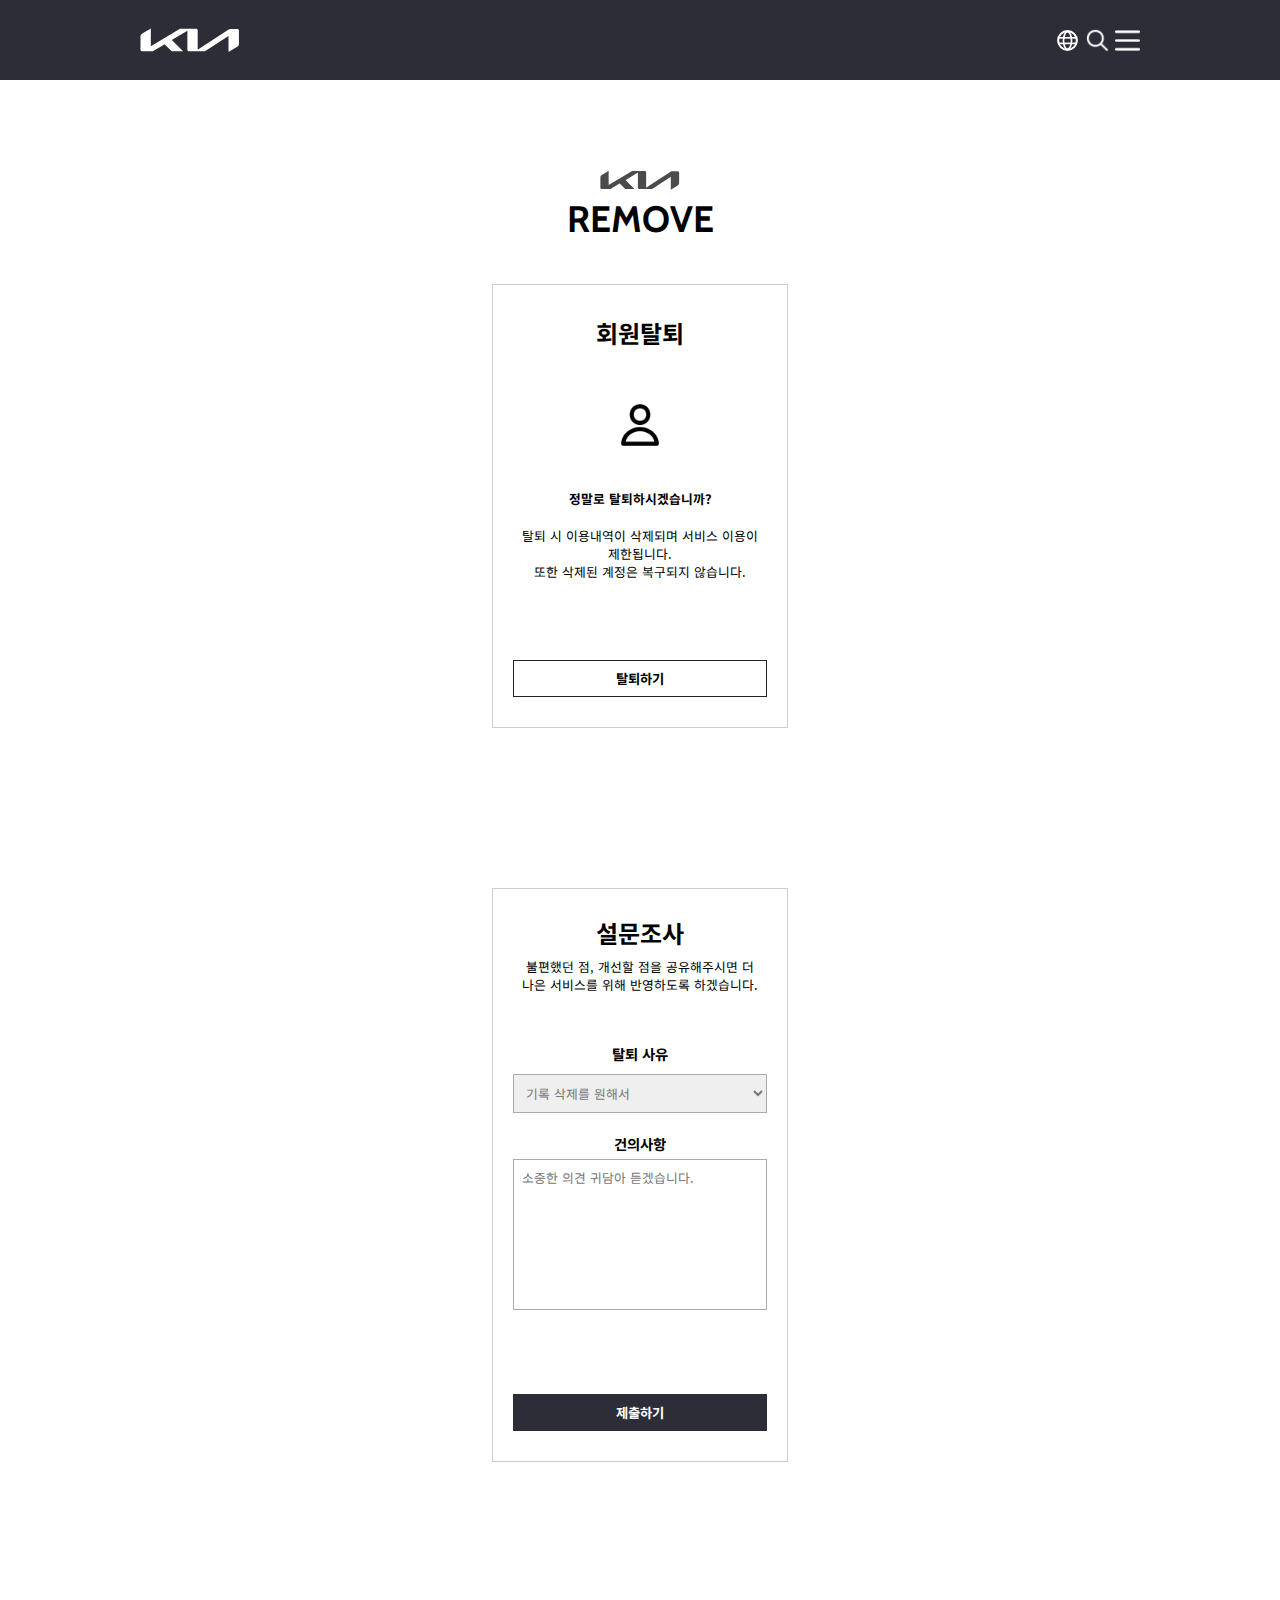
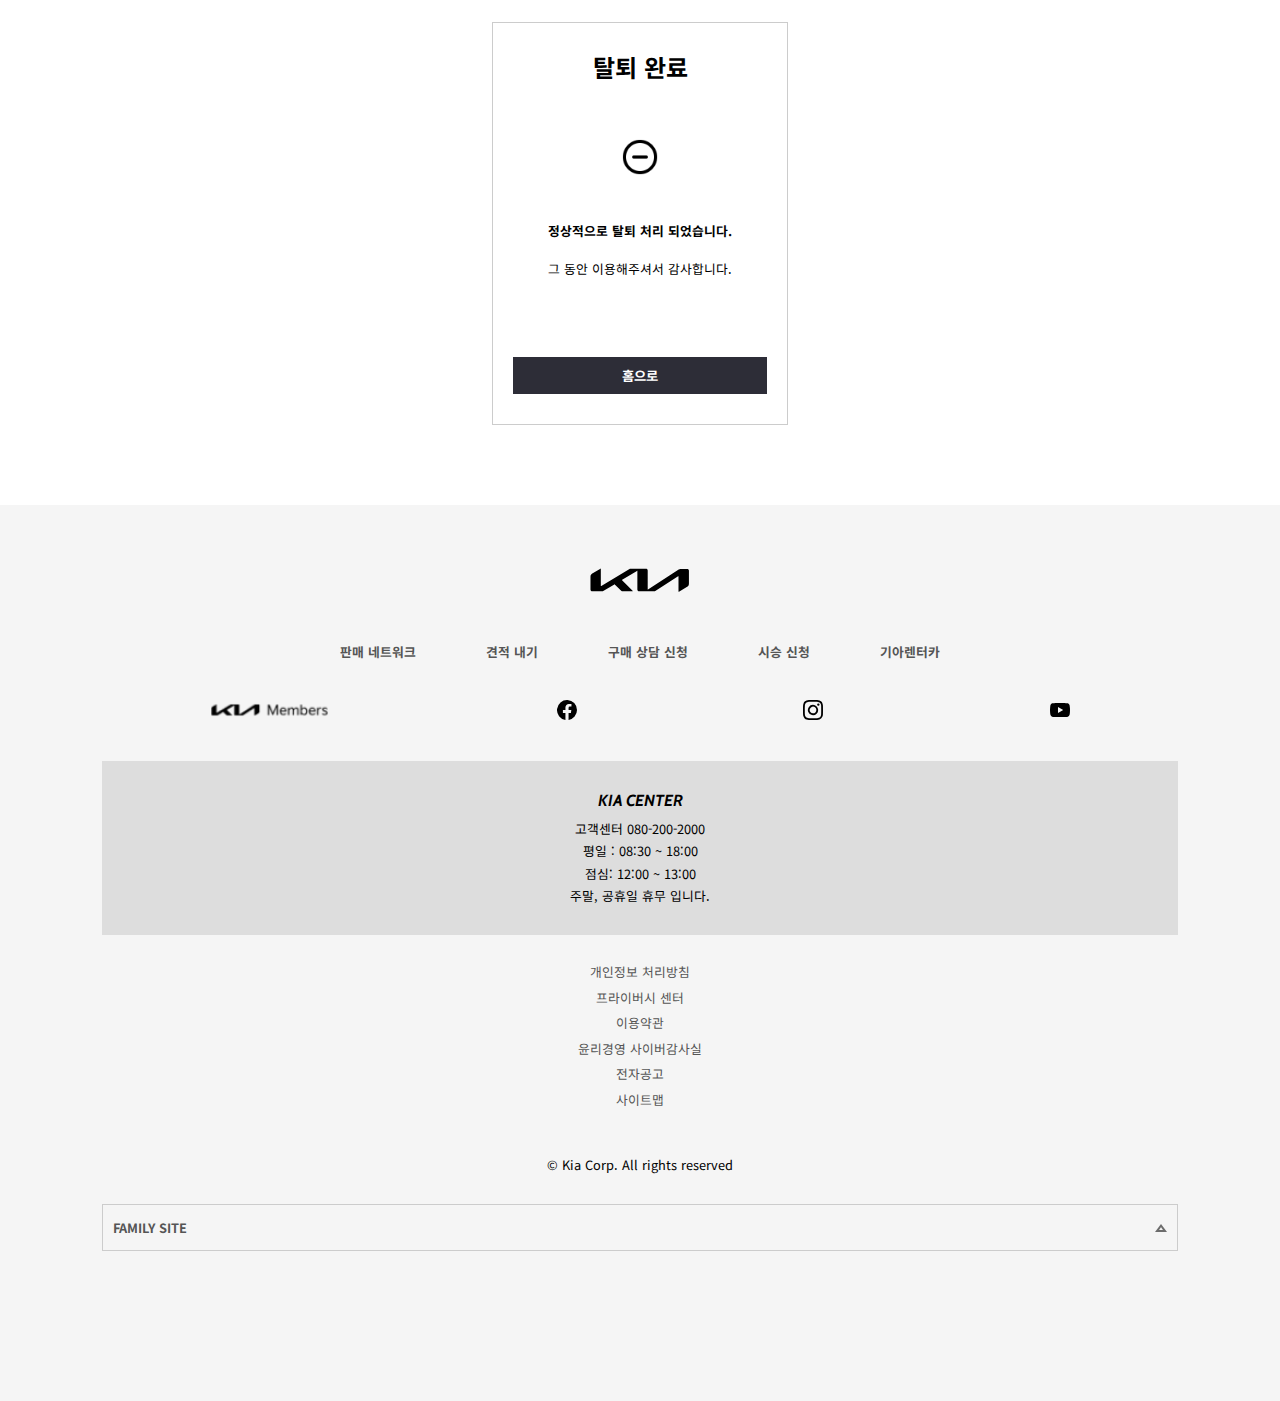
<file: remove.html>
<!DOCTYPE html>
<html lang="ko">


<head>
    <meta charset="UTF-8">
    <meta name="viewport" content="width=device-width, initial-scale=1, maximum-scale=3.0">
    <title>기아 회원탈퇴</title>
    <link rel="stylesheet" href="style.css">
    <link rel="stylesheet" href="membership.css">
    <style type="text/css"></style>
    <script src="jquery-3.7.1.js"></script>
    <script src="jquery-3.7.1.min.js"></script>
    <script type="text/javascript" src="script.js"></script>
    <script type="text/javascript"></script>
    <script src="https://t1.daumcdn.net/mapjsapi/bundle/postcode/prod/postcode.v2.js"></script>
</head>


<body>


    <header id="nav-scroll">
        <div>
    
            <a href="index.html">
                <img class="logo-img" alt="기아 홈 이동"
                src="image/logo-kia-white.svg">
            </a>
    
            <nav class="menu-nav" id="menu-nav" aria-label="navigation">
                <div>
                    <div class="mo">
                        <p class="nav-close-btn" onclick="closeNavMenu()" role="button" aria-label="닫기">✕</p>
                        <div class="display-flex-flow">
                            <button id="members-btn" class="black-btn">
                                <img
                                    src="image/icon-members.svg" alt="기아 멤버스로 이동">
                                <a>기아 멤버스</a>
                            </button>
                            <button id="driving-btn"><a>드라이빙 아카데미</a></button>
                        </div>
                        <div>
                            <div class="display-flex-flow">
                                <div>
                                    <p>로그인 <span>해주세요</span></p>
                                    <p>회원가입 후 더 많은 혜택을 받아보세요</p>
                                </div>
                                <div>
                                    <a href="join.html">+ 간편회원가입</a>
                                </div>
                            </div>
                            <div class="display-flex-flow">
                                <button><a href="login.html">로그인</a></button>
                                <button><a href="login.html">장바구니</a></button>
                            </div> 
                        </div>
                        <form class="display-flex">
                            <label for="purchase-search">
                                <input type="text" id="purchase-search" placeholder="궁금하신 제품을 찾아보세요.">
                            </label>
                            <button type="submit">
                                <img src="image/icon-search-white.png" alt="제품 검색">
                            </button>
                        </form>
                    </div>
                    <ul id="mainMenu" class="mainMenu">
                        <li><a href="purchase.html">purchase</a></li>
                        <li><a href="news.html">news</a></li>
                        <li><a href="event.html">event</a></li>
                        <li><a href="qna.html">qna</a></li>
                        <li><a href="faq.html">faq</a></li>
                        <li><a href="login.html">login</a></li>
                        <li><a href="join.html">join us</a></li>
                        <li><a href="remove.html">remove</a></li>
                    </ul>
                    <div class="display-flex-flow mo">
                        <section class="navCateButton" id="nav-calculator">
                            <img
                                src="image/icon-calculator.svg" alt="견적내기">
                            <p>견적 내기</p>
                        </section>
                        <section class="navCateButton" id="nav-model">
                            <img
                                src="image/icon-calculator2.svg" alt="카탈로그/가격표">
                            <p>카탈로그/가격표</p>
                        </section>
                        <section class="navCateButton" id="cate-btn3">
                            <img
                                src="image/icon-cartest.svg" alt="시승 신청">
                            <p>시승 신청</p>
                        </section>
                        <section class="navCateButton" id="cate-btn4">
                            <img
                                src="image/icon-present.svg" alt="기아 이벤트">
                            <p>KIA 이벤트</p>
                        </section>
                    </div>
                </div>
            </nav>
    
            <div class="header-icons">
                <div class="pc">
                    <a href="login.html"><img src="image/icon-mypage.png" alt="로그인"></a>
                </div>
                <div class="select-lan">
                    <img class="language-btn"
                        src="image/icon-language-global.svg" alt="언어설정">
                    <ul class="lan-options">
                        <li class="lan-option">kr</li>
                        <li class="lan-option">en</li>
                        <li class="lan-option">cn</li>
                    </ul>
                </div>
                <div>
                    <img class="search-btn"
                        src="image/icon-search-white.png" alt="검색">
                </div>
                <div class="mo">
                    <img class="nav-open-btn" id="nav-open-btn"
                        src="image/icon-menu.png" alt="메뉴">
                </div>
            </div>
    
        </div>
    </header>


    <article class="account">
        <img src="image/logo-kia-white.svg" alt="기아 로고">
        <h1>Remove</h1>
        <div>
            <div>
                <h2>회원탈퇴</h2>
            </div>
            <div>
                <img src="image/icon-mypage.png" alt="탈퇴 아이콘">
                <p>정말로 탈퇴하시겠습니까?</p>
                <p>탈퇴 시 이용내역이 삭제되며 서비스 이용이 제한됩니다.<br>또한 삭제된 계정은 복구되지 않습니다.</p>
                <button>탈퇴하기</button>
            </div>
        </div>
    </article>


    <article class="survey">
        <div>
            <div>
                <h1>설문조사</h1>
                <p>불편했던 점, 개선할 점을 공유해주시면 더 나은 서비스를 위해 반영하도록 하겠습니다.</p>
            </div>
            <form>
                <div>
                    <label for="withdrawal-reason">탈퇴 사유</label>
                    <select id="withdrawal-reason">
                        <option>기록 삭제를 원해서</option>
                        <option>다른 사이트가 더 좋아서</option>
                        <option>컨텐츠 불만족</option>
                        <option>더 이상 필요 없어서</option>
                    </select>
                </div>
                <div>
                    <label for="suggestion">건의사항</label>
                    <textarea id="suggestion" placeholder="소중한 의견 귀담아 듣겠습니다." rows="7"></textarea>
                </div>
                <button class="black-btn" type="submit">제출하기</button>
            </form>
        </div>
    </article>


    <article class="secession">
        <div>
            <div>
                <h1>탈퇴 완료</h1>
            </div>
            <div>
                <img src="image/icon-remove.png" alt="탈퇴 완료 아이콘">
                <p>정상적으로 탈퇴 처리 되었습니다.</p>
                <p>그 동안 이용해주셔서 감사합니다.</p>
                <button class="black-btn">
                    <a href="index.html">홈으로</a>
                </button>
            </div>
        </div>
    </article>


    <footer>
        <div>
            <div>
                <img
                    src="image/logo-kia-white.svg" alt="기아 로고">
            </div>
            <ul class="display-flex-flow">
                <li>판매 네트워크
                    <ul class="pc">
                        <li>지점/대리점</li>
                        <li>영업담당</li>
                        <li>전시 차량</li>
                        <li>시승 거점</li>
                        <li>출고 센터</li>
                    </ul>
                </li>
                <li>견적 내기
                    <ul class="pc">
                        <li>EV & PBV</li>
                        <li>승용</li>
                        <li>RV</li>
                        <li>택시 & 상용</li>
                    </ul>
                </li>
                <li>구매 상담 신청</li>
                <li>시승 신청</li>
                <li>기아렌터카
                    <ul class="pc">
                        <li>기아플렉스</li>
                        <li>원하는 상품 찾기</li>
                        <li>제공 서비스</li>
                        <li>기아플렉스 모바일 앱</li>
                    </ul>
                </li>
            </ul>
            <div class="display-flex-flow mo">
                <img
                    src="image/logo-kia-members.png" alt="기아 멤버스">
                <img
                    src="image/icon-facebook.svg" alt="페이스북">
                <img
                    src="image/icon-instagram.svg" alt="인스타그램">
                <img
                    src="image/icon-youtube.svg" alt="유투브">
            </div>
            <div>
                <h3>kia center</h3>
                <ul>
                    <li>고객센터 080-200-2000</li>
                    <li>평일 : 08:30 ~ 18:00</li>
                    <li>점심: 12:00 ~ 13:00</li>
                    <li>주말, 공휴일 휴무 입니다.</li>
                </ul>
            </div>
            <ul>
                <li><span>개인정보 처리방침</span></li>
                <li>프라이버시 센터</li>
                <li>이용약관</li>
                <li>윤리경영 사이버감사실</li>
                <li>전자공고</li>
                <li>사이트맵</li>
            </ul>
            <div>
                <div class="pc-flex">
                    <img
                    src="image/logo-kia-members.png" alt="기아 멤버스">
                <img
                    src="image/icon-facebook.svg" alt="페이스북">
                <img
                    src="image/icon-instagram.svg" alt="인스타그램">
                <img
                    src="image/icon-youtube.svg" alt="유투브">
                </div>
                <p><span>© Kia Corp</span>. All rights reserved</p>
                <div class="select-menu">
                    <div>
                        <ul class="options">
                            <li class="option">
                                <span class="option-text">현대자동차그룹</span>
                            </li>
                            <li class="option">
                                <span class="option-text">기아멤버스</span>
                            </li>
                            <li class="option">
                                <span class="option-text">기아 드라이빙 아카데미</span>
                            </li>
                            <li class="option">
                                <span class="option-text">인재채용</span>
                            </li>
                            <li class="option">
                                <span class="option-text">IR</span>
                            </li>
                        </ul>
                    </div>
                    <div class="select-btn" id="site-select-button">
                        <span class="sBtn-text active">Family site</span>
                        <img src="image/icon-footer-select.png" alt="family site 선택">
                    </div>
                </div>
            </div>
        </div>
    </footer>


    <div class="calculator">
        <form>
            <p class="close-calculator" onclick="closeCalculator()" role="button" aria-label="닫기">✕</p>
            <h3>할부 계산기</h3>
            <ul id="cal-listtap">
                <li class="tapsee">카니발</li>
                <li>3.5 가솔린</li>
                <li>프레스티지</li>
            </ul>
            <div class="pay">
                <p>선수금</p>
                <div class="slidecontainer flex_between_center">
                    <div class="pst">
                        <p class="p2-1">32만원</p>
                        <p class="p2-2">2,882만원</p>
                        <label for="myRange">
                            <input type="range" min="32" max="2882" step="10" value="30" class="sliderRange" id="myRange"
                            tooltips="">
                        </label>
                    </div>
                    <p class="box"><span id="demo"></span> 만원</p>
                </div>
            </div>
            <div>
                <p>할부 기간</p>
                <div class="slidecontainer flex_between_center">
                    <div class="pst">
                        <p class="p2-1">3개월</p>
                        <p class="p2-2">60개월</p>
                        <label for="myRange1">
                            <input type="range" min="3" max="60" step="1" value="3" class="sliderRange2" id="myRange1">
                        </label>
                    </div>
                    <p class="box"><span id="value"></span> 개월</p>
                </div>
            </div>
            <button type="submit"><a>할부 상품 자세히 보기</a></button>
        </form>
        <div id="cal-black"></div> <!---창 띄우면 바깥배경 어둡게 -->
    </div>
    
    
    <div class="model">
        <div>
            <p class="close-model" onclick="closeModel()" role="button" aria-label="닫기">✕</p>
            <h1>모델 비교</h1>
            <ul id="model-listtap">
                <li class="tapsee">카니발</li>
                <li>3.5 가솔린</li>
                <li>프레스티지</li>
            </ul>
            <div>
                <section class="model1" id="model-list1">
                    <div>
                        <div>
                            <div>
                                <img src="image/icon-plus.png" alt="비교 모델 선택">
                                <p>비교할 모델을 추가해주세요.</p>
                            </div>
                        </div>
                        <ul>
                            <li>가격<br>
                                <span>31,800,000원</span>
                            </li>
                            <li>복합 연비<br>
                                <span>9.1 km/ℓ</span>
                            </li>
                            <li>최고 출력<br>
                                <span>294 ps / 6,400 rpm</span>
                            </li>
                            <li>최대 토크<br>
                                <span>36.2 kg.m / 5,000 rpm</span>
                            </li>
                            <li>3년 유지비<br>
                                <span>14,107,685원</span>
                            </li>
                        </ul>
                    </div>
                </section>
                <section class="model2" id="model-list2">
                    <div>
                        <div>
                            <div>
                                <img src="image/icon-plus.png" alt="비교 모델 선택">
                                <p>비교할 모델을 추가해주세요.</p>
                            </div>
                        </div>
                        <ul>
                            <li>가격<br>
                                <span>40,730,000원</span>
                            </li>
                            <li>복합 연비<br>
                                <span>15.2 km/ℓ</span>
                            </li>
                            <li>최고 출력<br>
                                <span>180 ps / 5,500 rpm</span>
                            </li>
                            <li>최대 토크<br>
                                <span>27 kg.m / 1,500~4,500 rpm</span>
                            </li>
                            <li>3년 유지비<br>
                                <span>10,123,011원</span>
                            </li>
                        </ul>
                    </div>
                </section>
                <section class="model3" id="model-list3">
                    <div>
                        <div>
                            <div>
                                <img src="image/icon-plus.png" alt="비교 모델 선택">
                                <p>비교할 모델을 추가해주세요.</p>
                            </div>
                        </div>
                        <ul>
                            <li>가격<br>
                                <span>55,340,000원</span>
                            </li>
                            <li>복합 연비<br>
                                <span> 9.3 km/ℓ</span>
                            </li>
                            <li>최고 출력<br>
                                <span>257 ps / 3,800 rpm</span>
                            </li>
                            <li>최대 토크<br>
                                <span>36.2 kg.m / 1,500~3,000 rpm</span>
                            </li>
                            <li>3년 유지비<br>
                                <span>15,322,685원</span>
                            </li>
                        </ul>
                    </div>
                </section>
            </div>
        </div>
        <div id="model-black"></div> <!---창 띄우면 바깥배경 어둡게? -->
    </div>


    <div class="search-pop">
        <div>
            <form class="display-flex-flow">
                <label for="search-pop">
                    <input type="text" id="search-pop" placeholder="search">
                </label>
                <button type="submit">
                    <img src="image/icon-search-white.png" alt="검색">
                </button>
            </form>
            <div class="display-flex-flow">
                <p>인기 검색어</p>
                <div>
                    <button>카니발</button>
                    <button>소렌토</button>
                    <button>스포티지</button>
                    <button>K5</button>
                </div>
            </div>
            <div>
                <button class="close-search" type="button">닫기</button>
            </div>
        </div>
    </div>


</body>


</html>
</file>
<file: style.css>
@charset "UTF-8";
@import url("https://fonts.googleapis.com/css2?family=Noto+Sans+KR&display=swap");
@import url("https://fonts.googleapis.com/css2?family=Cabin:wght@400;600&display=swap");

* {
  margin: 0;
  padding: 0;
  list-style: none;
  box-sizing: border-box;
  word-break: keep-all;
  /* outline: 1px solid silver; */
  font-family: "Noto Sans KR", sans-serif;
}

body {
  color: black;
}

h1,
h2,
h3 {
  text-transform: uppercase;
}

h1 {
  font-size: 1.5rem;
}

h2 {
  font-size: 1.2rem;
}

h3,
h4 {
  font-size: 1rem;
}

p,
li {
  font-size: 0.8rem;
  line-height: 1.1rem;
}

li {
  transition: 0.5s;
}

a {
  text-decoration: none;
  color: black;
  transition: 0.3s;
  text-transform: uppercase;
}

input {
  width: 100%;
  border: none;
}

img {
  width: 100px;
  display: block;
}

button {
  border: 1px solid transparent;
  background: white;
  padding: 8px 15px;
  transition: 0.3s;
  font-weight: bold;
}

button:hover,
button a:hover {
  color: rgb(68, 162, 215);
}

.black-btn {
  background-color: rgb(45, 45, 55);
  color: white;
}

.black-btn a {
  color: white;
}

.black-btn a:hover {
  color: white;
}

.black-btn:hover {
  background-color: rgb(68, 162, 215);
  color: white;
  border: 1px solid rgb(68, 162, 215);
}

table {
  border-collapse: collapse;
  border: none;
}

textarea {
  resize: none;
}

.pc,
.pc-flex {
  display: none;
}

.display-flex {
  display: flex;
  justify-content: space-between;
}

.display-flex-flow {
  display: flex;
  justify-content: space-between;
  flex-wrap: wrap;
}

header {
  padding: 15px 8%;
  position: absolute;
  top: 0;
  left: 0;
  z-index: 50;
  top: 0;
  left: 0;
  right: 0;
  transition: 0.3s;
}

header > div {
  max-width: 1000px;
  margin: 0 auto;
  display: flex;
  justify-content: space-between;
}

header > div > :first-child {
  width: 25%;
  max-width: 100px;
}

header > div > :last-child {
  margin: auto 0;
}

header > div > :last-child img {
  width: 25px;
  cursor: pointer;
  margin-left: 5px;
}

.nav-open-btn {
  filter: invert(1);
}

.nav-close-btn {
  font-size: 2rem;
  line-height: 2rem;
  font-weight: bold;
  text-align: right;
  cursor: pointer;
}

.header-icons {
  display: flex;
  margin: auto 0;
}

.header-icons div img {
  width: 20px;
  cursor: pointer;
}

.header-icons div:first-of-type img {
  filter: invert(1);
}

.header-icons .select-lan {
  position: relative;
}

.header-icons .select-lan .lan-options {
  position: absolute;
  top: 30px;
  left: 50%;
  transform: translateX(-45%);
  padding: 8px;
  background-color: white;
  border-radius: 20px;
  opacity: 0;
  transition: 0.3s;
}

.header-icons .select-lan .lan-options li {
  text-align: center;
  text-transform: uppercase;
  margin: 8px;
  font-weight: bold;
}

.active2 {
  opacity: 1;
}

nav {
  position: fixed;
  top: 0;
  left: 100%;
  width: 100%;
  height: 100vh;
  z-index: 100;
  background-color: white;
  overflow-y: scroll;
  transition: 0.3s;
}

nav::-webkit-scrollbar {
  width: 8px;
}

nav::-webkit-scrollbar-button {
  display: none;
}

nav::-webkit-scrollbar-thumb {
  background-color: #aaa;
  border-radius: 20px;
  background-clip: padding-box;
}

nav::-webkit-scrollbar-track {
  background-color: #eee;
}

nav > div {
  padding: 20px 8%;
  position: relative;
}

nav > div > :first-child > :nth-child(2) {
  flex-wrap: nowrap;
  width: 65%;
  margin: 20px 0;
  text-align: right;
  float: right;
}

nav > div > :first-child > :nth-child(2) button {
  padding: 5px 10px;
  border-radius: 5px;
  cursor: pointer;
}

nav > div > :first-child > :nth-child(2) button a {
  color: white;
}

nav > div > :first-child > :nth-child(2) button:first-of-type {
  display: flex;
  background-color: #262846;
}

nav > div > :first-child > :nth-child(2) button img {
  margin: auto;
  filter: brightness(200%);
}

nav > div > :first-child > :nth-child(2) button:first-of-type:hover {
  background-color: rgb(7, 101, 163);
}

nav > div > :first-child > :nth-child(2) button:first-of-type img {
  width: 15px;
  margin-right: 10px;
}

nav > div > :first-child > :nth-child(2) button:last-of-type {
  background-color: rgb(68, 162, 215);
}

nav > div > :first-child > :nth-child(2) button:last-of-type:hover {
  background-color: rgb(7, 101, 163);
}

nav > div > :first-child > :nth-child(3) {
  clear: both;
}

nav > div > :first-child > :nth-child(3) div:first-of-type {
  margin-bottom: 10px;
}

nav > div > :first-child > :nth-child(3) div p:first-of-type {
  color: black;
  font-weight: bold;
}

nav > div > :first-child > :nth-child(3) div p {
  color: #555;
}

nav > div > :first-child > :nth-child(3) div p span {
  font-weight: 300;
  font-size: 0.9rem;
}

nav > div > :first-child > :nth-child(3) > :first-child > :last-child {
  font-weight: bold;
  font-size: 0.9rem;
  width: 40%;
  text-align: right;
  cursor: pointer;
}

nav > div > :first-child > :nth-child(3) div button {
  padding: 10px;
  background: none;
  border: 1px solid #222;
  width: 48%;
  cursor: pointer;
}

nav > div > :first-child > :nth-child(3) div button:hover {
  background-color: rgba(69, 145, 189, 0.2);
}

nav > div form {
  width: 100%;
  border-bottom: 3px solid #222;
  padding: 10px;
  margin: 20px 0 25px;
}

nav > div form button{
    padding: 0px 0px;
}

nav > div form label {
  width: 80%;
}

nav > div form label input {
  padding: 8px;
}

nav > div form img {
  filter: invert(1);
  width: 20px;
  height: 20px;
  margin: auto 0;
}

.mainMenu {
  margin-bottom: 25px;
}

.mainMenu > li {
  font-size: 1rem;
  font-weight: bold;
  padding: 10px 0;
  cursor: pointer;
}

.mainMenu > li a:hover {
  color: rgb(68, 162, 215);
}

.mainMenu > li div p {
  font-size: 1rem;
  font-weight: bold;
}

nav > div > :nth-child(3) section {
  width: 48%;
  padding: 15px;
  border-radius: 5px;
  border: 1px solid #ccc;
  margin: 5px 0;
  text-align: center;
  cursor: pointer;
}

nav > div > :nth-child(3) section img {
  width: 25px;
  margin: auto;
  margin-bottom: 10px;
}

nav > div > :nth-child(3) section p {
  font-weight: bold;
}

footer {
  background-color: #f5f5f5;
}

footer > div {
  padding: 50px 8% 150px;
  text-align: center;
  display: flex;
  flex-wrap: wrap;
  justify-content: space-between;
}

footer > div > :first-child {
  width: 100%;
}

footer > div > :first-child img {
  filter: invert(1);
  margin: auto;
}

footer > div > :nth-child(2) {
  margin: 30px auto;
  width: 100%;
  max-width: 600px;
  font-weight: bold;
}

footer > div > :nth-child(3) {
  width: 80%;
  margin: auto;
}

footer > div > :nth-child(3) img {
  filter: invert(1);
  transition: 0.3s;
  width: 20px;
}

footer > div > :nth-child(3) img:first-of-type {
  width: 120px;
}

footer > div > :nth-child(3) img:hover {
  opacity: 0.5;
}

footer > div > :nth-child(4) {
  margin: 40px 0 20px;
  padding: 30px 10px;
  width: 100%;
  background-color: #ddd;
}

footer > div > :nth-child(4) h3 {
  font-family: "Cabin", sans-serif;
  font-style: italic;
  margin-bottom: 10px;
}

footer > div > :nth-child(4) ul li {
  margin-top: 5px;
}

footer > div > ul {
  width: 100%;
}

footer > div > ul li {
  color: #555;
  margin: 8px 0;
}

footer > div > ul li:hover {
  color: black;
}

footer > div > :nth-child(6) {
  width: 100%;
}

footer > div > :nth-child(6) p {
  margin-top: 40px;
}

.select-menu {
  border: 1px solid #ccc;
  padding: 5px 10px;
  width: 100%;
  position: relative;
  cursor: pointer;
  margin-top: 30px;
}

footer > div > :last-child .select-btn {
  display: flex;
  justify-content: space-between;
  padding: 8px 0;
}

footer > div > :last-child .select-btn span {
  font-size: 0.8rem;
  text-transform: uppercase;
  font-weight: bold;
  color: #555;
}

footer > div > :last-child .select-btn img {
  width: 12px;
  margin: auto 0;
  opacity: 0.7;
}

.select-menu > div {
  overflow: hidden;
}

.select-menu .options {
  position: absolute;
  top: -210px;
  left: 0;
  width: 100%;
  background-color: #19191f;
  padding: 10px;
  visibility: hidden;
  opacity: 0;
  transition: 0.4s;
  text-align: left;
}

.select-menu .options li {
  margin: 20px 0;
  color: #aaa;
}

.select-menu .options li:hover {
  color: white;
}

.select-menu.site-select-active .options {
  opacity: 1;
  visibility: unset;
  top: -250px;
}

/* 팝업창 - 할부계산기 / 모델비교 */

.calculator,
.model {
  display: none;
}

.calculator h1, .model h1 {
    font-size: 1.2rem;
}

.calculator > :first-child,
.model > :first-child {
  padding: 40px;
  border-radius: 10px;
  background-color: white;
  position: fixed;
  top: 50%;
  left: 50%;
  transform: translate(-50%, -50%);
  width: 90%;
  z-index: 61;
  text-align: center;
}

.calculator > :last-child,
.model > :last-child {
  background-color: rgba(0, 0, 0, 0.8);
  position: fixed;
  top: 0;
  left: 0;
  width: 100%;
  height: 100vh;
  z-index: 60;
}

.calculator > :first-child ul,
.model > :first-child > ul {
  display: flex;
  justify-content: space-between;
  margin-top: 30px;
  margin: 15px auto 30px;
  border-bottom: 2px solid #eee;
  padding-bottom: 10px;
  font-weight: bold;
  max-width: 400px;
}

.calculator > :first-child ul li,
.model > :first-child > ul li {
  color: #777;
  cursor: pointer;
}

.calculator > :first-child ul li:hover,
.model > :first-child > ul li:hover {
  color: rgb(68, 162, 215);
}

.calculator > :first-child div {
  max-width: 400px;
  margin: auto;
}

.model > :first-child div {
  max-width: 500px;
  margin: auto;
}

/* tapsee JS*/
.calculator > :first-child ul .tapsee,
.model > :first-child > ul .tapsee {
  color: rgb(68, 162, 215);
}

.calculator > :first-child > :nth-child(4) > :first-child,
.calculator > :first-child > :nth-child(5) > :first-child {
  text-align: left;
  font-weight: bold;
}

.calculator > :first-child div .pst {
  margin-top: 10px;
}

.calculator > :first-child > div label input {
  width: 100%;
  margin: 20px 0;
  background: #eee;
  outline: none;
  -webkit-appearance: none;
  accent-color: #262846;
}

.calculator > :first-child div input[type="range"] {
  -webkit-appearance: none;
  height: 3px;
}

.calculator
  > :first-child
  div
  input[type="range"]::-webkit-slider-runnable-track {
  width: 100%;
  height: 100%;
  cursor: pointer;
}

.calculator > :first-child div input[type="range"]::-webkit-slider-thumb {
  -webkit-appearance: none;
  background: #262846;
  height: 20px;
  width: 20px;
  margin-top: -10px;
  border-radius: 50%;
}

.calculator > :first-child > div > :last-child > :last-child {
  font-weight: bold;
  padding: 8px;
  background-color: #eee;
  margin-bottom: 30px;
}

.close-calculator,
.close-model {
  font-size: 2rem;
  font-weight: bold;
  text-align: right;
  cursor: pointer;
  transition: 0.3s;
  margin-bottom: 30px;
}

.close-calculator:hover,
.close-model:hover {
  color: #aaa;
}

.calculator > :first-child button {
  background-color: #262846;
}

.calculator > :first-child button:hover {
  background-color: rgb(68, 162, 215);
}

.calculator > :first-child button a {
  color: white;
  font-weight: 300;
}

.model div section > div {
  display: flex;
  justify-content: space-between;
  flex-wrap: wrap;
}

.model div section > div > :first-child {
  width: 100%;
  padding: 30px;
  background-color: #eee;
  border-radius: 10px;
  border: 1px dotted #ccc;
}

.model div section > div > :first-child img {
  margin: auto;
  width: 30px;
  border-radius: 50%;
  padding: 8px;
  background-color: white;
  filter: invert(1);
  margin-bottom: 15px;
  transition: 0.3s;
}

.model div section > div > :first-child img:hover {
  transform: scale(1.2);
}

.model div section ul {
  text-align: left;
}

.model div section ul li {
  line-height: 1.7rem;
  margin: 10px 0;
}

.model div section ul li span {
  font-weight: bold;
}

.model2,
.model3 {
  display: none;
}

/* 검색창 */

.search-pop {
  position: absolute;
  width: 84%;
  max-width: 400px;
  top: 50px;
  opacity: 0;
  left: 50%;
  transform: translateX(-50%);
  background-color: white;
  transition: 0.5s;
  visibility: hidden;
  z-index: 3;
  border: 1px solid #ccc;
}

.search-pop > div {
  padding: 30px 5% 70px;
}

.search-pop > div > form {
  border-bottom: 2px solid #222;
  padding-bottom: 10px;
  margin-bottom: 20px;
}

.search-pop > div > form > label {
  width: 80%;
}

.searach-pop > div > form > label > input {
    padding: 8px;
    background-color: pink;
}

.search-pop > div > form > label > input::placeholder {
  font-size: 1rem;
}

.search-pop > div > form > button{
    padding: 0;
}

.search-pop > div > form img {
  filter: invert(1);
  width: 25px;
  height: 25px;
  margin: auto 0;
}

.search-pop > div > :nth-child(2) {
  flex-wrap: nowrap;
}

.search-pop > div > :nth-child(2) p {
  font-weight: bold;
  color: rgb(7, 101, 163);
  width: 25%;
  margin: auto;
}

.search-pop > div > :nth-child(2) div {
  display: flex;
  justify-content: space-between;
  width: 75%;
}

.search-pop > div > :nth-child(2) div button {
  border: 1px solid #aaa;
  padding: 5px 10px;
  font-weight: 300;
}

.search-pop > div > :nth-child(2) div button:hover {
  background-color: #19191f;
  color: white;
}

.search-pop > div > :last-child {
  text-align: right;
  margin-top: 150px;
}

.search-pop > div > :last-child button {
  padding: 8px 25px;
  cursor: pointer;
  border: 1px solid #222;
}

.search-pop > div > :last-child button:hover {
  background-color: #222;
  color: white;
}

.cs {
  background-color: #19191f;
  color: white;
}

.cs > div > :first-child {
  margin-bottom: 40px;
}

.cs > div > :first-child h1 span {
  font-family: "Cabin", sans-serif;
}

.cs > div > form >div > div {
  width: 100%;
  max-width: 480px;
  margin: 0 auto 0;
}

.cs > div > form label {
  text-align: left;
  font-size: 1.2rem;
  line-height: 1.5rem;
}

.cs > div > form input[type="text"] {
  width: 100%;
  padding: 10px;
  border: 0;
  margin: 8px 0;
  border-radius: 3px;
  background-color: #2d2d37;
}

.cs > div > form input[type="text"]::placeholder {
  color: #ccc;
}

.cs > div > form textarea {
  width: 100%;
  padding: 10px;
  border: 0;
  margin: 8px 0;
  border-radius: 3px;
  background-color: rgb(45, 45, 55);
}

.cs > div > form textarea::placeholder {
  color: #ccc;
}

.cs > div > form input[type="checkbox"] {
  display: none;
}

.cs > div > form input[type="checkbox"] + label {
  display: inline-block;
  width: 15px;
  height: 15px;
  background-color: #2d2d37;
  position: relative;
  margin: auto 0;
  cursor: pointer;
}

.cs > div > form input[id="check1"]:checked + label::after {
  content: "✔";
  position: absolute;
  bottom: -2px;
  left: 1px;
  color: #ccc;
}

.cs > div > form > div >:nth-child(2){
 order: 1;
}

.cs > div > form > div p {
  color: #ccc;
  font-weight: bold;
  margin: auto 8px;
}

.cs > div > form > div > div button {
  background: none;
  border-radius: 20px;
  border: 1px solid #ccc;
  padding: 3px 10px;
  margin: auto 0;
}

.cs > div > form > div > div button a {
  color: #ccc;
}

.cs > div > form > div > button {
  width: 100%;
  max-width: 480px;
  margin: auto;
  background-color: white;
  margin-top: 30px;
  order: 3; 
}

.cs > div > form > button a {
  color: black;
}

/* laptop 1366px*/

@media screen and (min-width: 1366px) {
  h1 {
    font-size: 2rem;
  }

  h3,
  h4 {
    font-size: 1.2rem;
    line-height: 1.8rem;
  }

  p,
  li {
    font-size: 0.9rem;
  }

  .pc {
    display: block;
  }

  .pc-flex {
    display: flex;
    justify-content: space-between;
  }

  .mo {
    display: none;
  }

  header {
    padding: 30px 0;
  }

  header > div > :last-child img {
    margin-left: 10px;
  }

  nav {
    position: unset;
    background: none;
    overflow: hidden;
    padding: 0;
    margin: auto;
    height: auto;
    color: white;
  }

  nav > div {
    padding: 0;
    width: 700px;
    margin: auto;
  }

  .mainMenu {
    display: flex;
    justify-content: space-between;
    padding: 0;
    margin: 0;
    flex-wrap: nowrap;
  }

  .mainMenu > li {
    display: inline-block;
    padding: 0;
  }

  .mainMenu > li a {
    color: white;
  }

  .mainMenu > li:hover {
    background-color: transparent;
  }

  footer > div {
    padding: 100px 0 150px;
    width: 1000px;
    margin: 0 auto;
  }

  footer > div > :first-child img {
    margin: 0;
  }

  footer > div > :nth-child(4) {
    order: 1;
    width: 350px;
  }

  footer > div > :nth-child(2) {
    order: 2;
    margin: auto 0;
  }

  footer > div > :nth-child(2) li {
    text-align: left;
  }

  footer > div > :nth-child(2) li ul li {
    color: #aaa;
    font-weight: 300;
  }

  footer > div > :nth-child(2) li ul li:hover {
    color: #555;
  }

  footer > div > :nth-child(5) {
    order: 3;
    text-align: left;
    width: 600px;
  }

  footer > div > :nth-child(3) {
    order: 4;
    width: 200px;
    height: 25px;
    margin: 0;
  }

  footer > div > :nth-child(4) {
    margin: 30px 0;
  }

  footer > div > :last-child {
    order: 7;
    width: 300px;
  }

  footer > div > :last-child p {
    text-align: right;
  }

  footer > div > :last-child > :first-child img {
    filter: invert(1);
    transition: 0.3s;
    width: 20px;
  }

  footer > div > :last-child > :first-child img:first-of-type {
    width: 120px;
  }

  footer > div > :last-child > :first-child img:hover {
    opacity: 0.5;
  }

  /* 팝업창 할부계산기/모델비고 */

  .calculator > :first-child,
  .model > :first-child {
    padding: 50px;
    width: 1000px;
  }

  .model div section > div {
    flex-flow: row-reverse;
  }

  .model div section > div > :first-child {
    width: 250px;
    height: 350px;
    margin: auto 0;
    position: relative;
  }

  .model div section > div > :first-child > div {
    position: absolute;
    top: 50%;
    left: 50%;
    transform: translate(-50%, -50%);
    width: 80%;
  }

  .model div section ul {
    width: 200px;
  }

  .search-pop {
    right: 0;
    transform: translateX(25%);
  }
  
  .cs > div > form > div {
    flex-direction: column;
    justify-content: left; 
    height: 350px; 
  }

  .cs > div > form > div > div > div{
    margin: 10px 0;
  }

  .cs > div > form > div >:nth-child(3){
    order: 2;
    margin-left: 40px; 
  }

  .cs > div > form > div textarea {
    height: 200px;
  }

  .cs > div > form > div > button {
    margin: 30px 0 0 40px;
  }
}
</file>
<file: posting.css>
body {
  position: relative;
}

h1 {
  font-size: 2.3rem;
  line-height: 1.8rem;
  font-family: "Cabin", sans-serif;
}

h2 {
  font-size: 1.5rem;
}

article {
  max-width: 1000px;
  margin: 0 auto;
  text-align: center;
  padding: 80px 8%;
}

article > img {
  width: 80px;
  margin: 0 auto 5px;
  opacity: 0.7;
  filter: invert(1);
}

article > h1 {
  margin-bottom: 50px;
}

article > div > h1, article > div > div > h1{
    font-size: 1.5rem;
}

article > div {
  padding: 30px 20px;
  border: 1px solid #ccc;
}

article > div > :first-child p {
  margin-top: 10px;
}

article > div > :first-child p span {
  font-family: "Cabin", sans-serif;
  font-weight: bold;
}

input:not(input[type="range"]) {
  font-size: 0.8rem;
  padding: 8px;
  margin: 0;
  border: 1px solid #aaa;
}

input[type="text"] {
  text-align: left;
  width: 100%;
  padding: 8px;
  margin: 5px auto;
  border: 1px solid #aaa;
}

input[type="checkbox"] {
  width: 12px;
  height: 12px;
  border: 1px solid #ccc;
  margin: auto 0;
  vertical-align: middle;
  cursor: pointer;
}

textarea {
  width: 100%;
  padding: 8px;
  border: 1px solid #aaa;
  margin-top: 5px;
}

textarea::placeholder {
  font-size: 0.8rem;
  color: #777;
}

select {
  padding: 8px;
  border: 1px solid #aaa;
  cursor: pointer;
  appearance: none;
  background: url("image/arrow_btn2.png") no-repeat;
  background-position: right 8px center;
  background-size: 10px;
  width: 100%;
  font-size: 0.8rem;
  color: #777;
}

/*design*/

header {
  position: unset;
  background-color: #2d2d37;
}

.board > div > :nth-child(2) h3 {
  margin: 20px;
}

.board > div > :nth-child(2) > input {
  margin: 10px 0;
}

.board > div > form > :last-child > :first-child {
  margin: 20px 0 40px;
  justify-content: left;
}

.board > div > form label {
  width: 15%;
  max-width: 60px;
  height: 40px;
  max-height: 60px;
  border: 0;
  background: #ddd;
  position: relative;
  transition: 0.3s;
  cursor: pointer;
  margin-right: 15px;
}

.board > div > form label:hover {
  background-color: #222;
}

.board > div > form label img {
  position: absolute;
  width: 15px;
  max-width: 20px;
  left: 50%;
  top: 50%;
  transform: translate(-50%, -50%);
  filter: invert(1);
}

.board > div > form input[type="file"] {
  display: none;
}

.board > div > form button {
  width: 48%;
}

.board > div > form button:first-of-type {
  border: 1px solid #222;
}

.board-see > div > :nth-child(2) > div h2 {
  text-transform: capitalize;
  font-size: 1.2rem;
  margin-bottom: 10px;
}

.board-see > div > :nth-child(2) > :last-child {
  padding-bottom: 10px;
  border-bottom: 1px solid #ccc;
  margin: 40px 0;
}

.board-see > div > :nth-child(2) > :last-child p {
  margin: 0;
}

.board-see > div > :nth-child(3) section div img {
  transition: 0.3s;
  width: 90%;
  max-width: 520px;
  margin: 0 auto;
}

.board-see > div > :nth-child(3) section > :last-child {
  margin: 40px 0;
}

.board-see > div > :nth-child(4) {
  text-align: left;
}

.board-see > div > :nth-child(4) > p {
  font-weight: bold;
  margin: 0;
}

.board-see > div > :nth-child(4) section {
  display: flex;
  justify-content: space-between;
  margin: 20px 0;
}

.board-see > div > :nth-child(4) section p {
  margin: 0;
}

.board-see > div > :nth-child(4) section p:first-of-type {
  font-weight: bold;
  margin-bottom: 5px;
}

.board-see > div > :nth-child(4) section img:first-of-type {
  width: 25px;
  height: 25px;
  opacity: 0.5;
}

.board-see > div > :nth-child(4) section img:last-of-type {
  width: 15px;
  height: 15px;
}

.board-see > div > :nth-child(4) section > div {
  width: 80%;
}

.board-see > div > :nth-child(4) h5 {
  margin-bottom: 5px;
}

.board-see > div > :last-child {
  text-align: right;
  margin-top: 30px;
}

.board-see > div > :last-child textarea {
  margin-bottom: 20px;
}

.board-caption > div > :nth-child(2) section {
  text-align: left;
  display: flex;
  justify-content: space-between;
  flex-wrap: wrap;
  margin: 20px auto;
}

.board-caption > div > :nth-child(2) section h2 {
  font-size: 1.2rem;
}

.board-caption > div > :nth-child(2) section > :first-child {
  overflow: hidden;
  max-width: 520px;
  margin: 0 auto;
}

.board-caption > div > :nth-child(2) section div img {
  width: 100%;
  transition: 0.3s;
}

.board-caption > div > :nth-child(2) section div img:hover {
  transform: scale(1.1);
}

.board-caption > div > :nth-child(2) section > :last-child {
  margin: 30px auto 20px;
  width: 100%;
  max-width: 520px;
}

.board-caption > div > :nth-child(2) section > :last-child p:first-of-type {
  margin: 10px 0 20px;
}

.board-caption > div > :nth-child(2) section > :last-child p:last-of-type {
  color: #aaa;
}

.board-caption > div > button {
  width: 100%;
  margin-top: 20px;
}

.faq > div > :nth-child(2) > div > form {
  border-bottom: 2px solid #222;
  margin: 30px 0 20px;
}

.faq > div > :nth-child(2) > div > form label{
  width: 100%;
}

.faq > div > :nth-child(2) > div > form input {
  border: 0;
}

.faq > div > :nth-child(2) > div > form input::placeholder {
  color: black;
  font-size: 0.8rem;
}

.faq > div > :nth-child(2) > div > form img {
  filter: invert(1);
  width: 25px;
  height: 25px;
  margin: auto 0;
}

.faq > div > :nth-child(2) > :first-child p {
  margin: 20px 0 30px;
  font-weight: bold;
}

.faq > div > :nth-child(2) > :first-child button {
  color: white;
  background-color: rgb(68, 162, 215);
  border: 0;
  font-weight: 300;
}

.faq > div > :nth-child(2) > :first-child button a {
  color: white;
}

.faq > div > :nth-child(2) > :first-child button a:hover {
  color: white;
}

.faq > div > :nth-child(2) > :first-child button:hover {
  background-color: #2d2d37;
}

.faq > div > :nth-child(2) > ul {
  margin: 50px 0 40px;
  display: flex;
  justify-content: space-between;
}

.faq > div > :nth-child(2) > ul li {
  font-size: 0.8rem;
  font-weight: bold;
  width: 100%;
  padding: 10px 0;
  border: 1px solid #ccc;
  cursor: pointer;
}

.faq > div > :nth-child(2) > ul li:hover {
  color: white;
  background-color: #2d2d37;
  border: 1px solid #2d2d37;
}

.qna-contents section {
  text-align: left;
}

.qna-contents section > div > :first-child p{
  font-weight: bold;
}

.qna-contents section > div >:first-child {
  padding: 15px 0;
  border-bottom: 1px solid #ccc;
  cursor: pointer;
  transition: 0.3s;
}

.qna-contents section > div .listq:hover,
.qna-contents section > div .best-listq:hover {
  color: rgb(68, 162, 215);
}

.qna-contents section > div > :last-child {
  background-color: #f5f5f5;
  padding: 20px 5% 40px;
}

.faq > div > :nth-child(2) section > div > :last-child {
  display: none;
}

.qna-answer-see {
  display: block !important;
}

.qna-tapsee {
  color: white;
  background-color: #2d2d37;
  border: 1px solid #2d2d37;
}

#list2,
#list3,
#list4 {
  display: none;
}

.number {
  margin: 20px 0 40px;
}

.number span {
  font-weight: bold;
  margin: 10px;
  cursor: pointer;
}

.numberPic {
  color: rgb(68, 162, 215);
  font-size: 1.5rem;
}

.faq > div > :nth-child(3) {
  text-align: left;
}

.faq > div > :nth-child(3) h2 {
  margin: 70px 0 20px;
  font-size: 1rem;
  text-transform: uppercase;
}

.faq > div > :nth-child(3) > div section > div > :last-child {
  display: none;
}

.qna-board > div > :nth-child(2){
    margin-top: 50px;
}

.qna-board > div > :nth-child(2) > :first-child button {
  cursor: pointer;
}

.qna-board > div > :nth-child(2) > div {
  margin-bottom: 20px;
}

.qna-board > div > :nth-child(2) > div > p {
  font-weight: bold;
  text-align: left;
}

.qna-board > div > :nth-child(2) > form {
  text-align: left;
}

.qna-board > div > :nth-child(2) > form > div {
  margin-bottom: 10px;
}

.qna-board > div > :nth-child(2) > form label {
  font-weight: bold;
  font-size: 0.8rem;
}

.qna-board > div > :nth-child(2) > form label::after {
  content: "*";
  color: rgb(68, 162, 215);
  margin-left: 3px;
  font-size: 0.9rem;
}

.qna-board > div > :nth-child(2) > form select {
  width: 48%;
}

.qna-board > div > :nth-child(2) > form input,
.qna-board > div > :nth-child(2) > form textarea {
  margin: 5px 0;
}

.qna-board > div > :nth-child(2) > form button {
  width: 100%;
  margin-top: 10px;
}

.qna-submit > div img {
  width: 50px;
  margin: 40px auto;
}
 
.qna-submit > div p {
  margin: 20px 0;
}

.qna-submit > div p:first-of-type{
    font-weight: bold;
}

.qna-submit > div div {
  margin-top: 80px;
}

.qna-submit > div div button {
  width: 48%;
  border: 1px solid #222;
}

.my-qna-list > div > :nth-child(2) > p {
  margin: 20px 0 30px;
  font-weight: bold;
}

.my-qna-list > div > :nth-child(2) >p span {
  font-size: 1.2rem;
  color: rgb(68, 162, 215);
}

.open-qna p:first-of-type{
    font-weight: bold;
    margin-bottom: 10px;
}

.my-qna-list > div > :nth-child(2) div section > :first-child {
  display: flex;
  justify-content: space-between;
  text-align: left;
  cursor: pointer;
}

.my-qna-list > div > :nth-child(2) div section > :first-child {
  padding: 20px 0;
}

.my-qna-list > div > :nth-child(2) div section > :first-child button {
  padding: 0;
  border: 0;
  color: #aaa;
}

.my-qna-list
  > div
  > :nth-child(2)
  div
  section:first-of-type
  > :first-child
  button {
  color: rgb(68, 162, 215);
}

.my-qna-list > div > :nth-child(2) div section > :first-child p {
  width: 70%;
  text-overflow: ellipsis;
  white-space: nowrap;
  overflow: hidden;
}

.my-qna-list > div > :nth-child(2) div section > :first-child img {
  transform: rotate(180deg);
  width: 12px;
  margin: auto 0;
  opacity: 0.7;
}

.my-qna-list > div > :nth-child(2) div section > :last-child {
  background-color: #f5f5f5;
  padding: 20px 5%;
  text-align: left;
  display: none;
}

.my-qna-list > div > :nth-child(2) div section > :last-child div:first-of-type {
  margin-bottom: 30px;
}

.my-qna-list > div > :nth-child(2) div section > :last-child div h5 {
  margin-bottom: 10px;
}

.news > div > :nth-child(2) > p {
  text-align: left;
  font-weight: bold;
  margin: 40px 0 10px;
}

.news > div > :nth-child(2) > p span {
  font-size: 1.2rem;
  color: rgb(68, 162, 215);
}

.news > div > :nth-child(2) > div:first-of-type {
  margin: 20px 0 40px;
}

.news > div > :nth-child(2) > div:first-of-type select {
  width: 25%;
}

.news > div > :nth-child(2) > div:first-of-type form {
  width: 72%;
  border: 1px solid #aaa;
}

.news > div > :nth-child(2) > div:first-of-type form input {
  border: 0;
}

.news > div > :nth-child(2) > div:first-of-type form img {
  width: 20px;
  height: 20px;
  margin: auto 0;
  filter: invert(1);
}

.news > div > :nth-child(2) section {
  text-align: left;
  display: flex;
  justify-content: space-between;
  flex-wrap: wrap;
}

.news > div > :nth-child(2) section > :first-child {
  overflow: hidden;
  max-width: 520px;
  margin: 0 auto;
}

.news > div > :nth-child(2) section div img {
  width: 100%;
  transition: 0.3s;
}

.news > div > :nth-child(2) section div img:hover {
  transform: scale(1.1);
}

.news > div > :nth-child(2) section > :last-child {
  margin: 20px auto;
  max-width: 520px;
}

.news > div > :nth-child(2) section > :last-child p:first-of-type {
  margin: 10px 0 20px;
}

.news > div > :nth-child(2) section > :last-child p:last-of-type {
  color: #777;
}

/* laptop 1366px*/

@media screen and (min-width: 1366px) {
  h1 {
    font-size: 3rem;
    font-weight: bold;
    line-height: 3.5rem;
  }

  h2 {
    font-size: 2rem;
  }

  h3 {
    font-size: 1.2rem;
    line-height: 1.8rem;
  }

  h4 {
    font-size: 1.2rem;
  }

  p,
  li {
    font-size: 0.9rem;
  }

  button {
    font-size: 0.9rem;
    padding: 15px;
  }

  input {
    font-size: 0.9rem;
    padding: 15px;
  }

  input:not(input[type="range"]) {
    padding: 15px;
    font-size: 0.9rem;
  }

  input[type="checkbox"] {
    width: 15px;
    height: 15px;
  }

  article {
    padding: 100px 0;
  }

  article > div {
    padding: 70px;
  }

  article > div > h1, article > div > div > h1{
    font-size: 2rem;
}

  textarea::placeholder {
    font-size: 0.9rem;
    padding: 10px;
  }

  select {
    padding: 15px;
    font-size: 0.9rem;
    background-position: right 15px center;
  }

  .board-see > div > :nth-child(3) section:first-of-type {
    margin-top: 100px;
  }

  .board-see > div > :nth-child(3) section > :last-child {
    margin: 70px 0;
    font-size: 1.2rem;
    line-height: 1.8rem;
  }

  .board-see > div > :nth-child(4) section img:first-of-type {
    width: 30px;
    height: 30px;
  }

  .board-see > div > :nth-child(4) section > div {
    width: 90%;
  }

  .board-caption > div > :nth-child(2) section {
    margin: 30px 0;
  }

  .board-caption > div > :nth-child(2) section > :first-child {
    width: 300px;
    margin: 0;
  }

  .board-caption > div > :nth-child(2) section > :last-child {
    margin: 0;
  }

  .faq > div > :nth-child(2) > div> form input::placeholder {
    font-size: 1.2rem;
  }

  .faq > div > :nth-child(2) > :first-child p {
    margin: 40px 0 50px;
    font-size: 1.2rem;
    line-height: 1.5rem;
  }

  .faq > div > :nth-child(2) > :first-child button {
    padding: 8px 25px;
  }

  .faq > div > :nth-child(2) > :nth-child(2) {
    margin: 80px 0 40px;
  }

  .faq > div > :nth-child(2) > :nth-child(2) li {
    padding: 20px 0;
  }

  .faq > div > .qna-contents section > div .listq {
    padding: 25px 0;
  }

  .faq > div .qna-contents section > div > :last-child {
    background-color: #f5f5f5;
    padding: 30px 20px 50px;
  }

  .faq > div > :nth-child(3) > div section > div > :first-child {
    padding: 25px 0;
  }

  .my-qna-list > div > :nth-child(2) > p {
    font-size: 1.1rem;
  }

  .my-qna-list > div > :nth-child(2) > p span {
    font-size: 1.5rem;
  }

  /* .my-qna-list > div > :nth-child(2) div section > :last-child {
    padding: 30px 20px 50px;
  }

  .my-qna-list
    > div
    > :nth-child(2)
    div
    section
    > :last-child
    div:first-of-type {
    margin-bottom: 50px;
  } */

  /* .qna-board > div > :nth-child(2) > :first-child {
    margin-bottom: 50px;
  } */

  .qna-board > div > :nth-child(2) p {
    font-size: 1.1rem;
    line-height: 1.4rem;
  }

  .qna-board > div > :nth-child(2) > :first-child button {
    padding: 8px 30px;
  }

  .news > div > :nth-child(2) > div:first-of-type {
    margin-bottom: 80px;
  }

  .news > div > :nth-child(2) > div:first-of-type div {
    padding: 15px;
  }

  .news > div > :nth-child(2) section {
    margin: 30px 0;
  }

  .news > div > :nth-child(2) section > :first-child {
    width: 300px;
    margin: 0;
  }

  .news > div > :nth-child(2) section > :last-child {
    margin: 0;
  }
}
</file>
<file: membership.css>
body {
  color: black;
  position: relative;
}

h1 {
  font-size: 2.3rem;
  line-height: 1.8rem;
  font-family: "Cabin", sans-serif;
}

h2 {
  font-size: 1.5rem;
}

article {
  max-width: 500px;
  margin: 0 auto;
  text-align: center;
  padding: 80px 8%;
}

article > img {
  width: 80px;
  margin: 0 auto 5px;
  opacity: 0.7;
  filter: invert(1);
}

article > h1 {
  margin-bottom: 50px;
}

article > div > h1,
article > div > div > h1 {
  font-size: 1.5rem;
}

article > div {
  padding: 30px 20px;
  border: 1px solid #ccc;
}

article > div > :first-child {
  margin-bottom: 50px;
}

article > div > :first-child h2 {
  margin-bottom: 10px;
}

article > div > :first-child p span {
  font-family: "Cabin", sans-serif;
  font-weight: bold;
}

input:not(input[type="range"]) {
  font-size: 0.8rem;
  padding: 8px;
  margin: 0;
  border: 1px solid #aaa;
}

input[type="text"] {
  text-align: left;
  width: 100%;
  padding: 8px;
  margin: 5px auto;
  border: 1px solid #aaa;
}

input[type="checkbox"] {
  width: 12px;
  height: 12px;
  border: 1px solid #ccc;
  margin: auto 0;
  cursor: pointer;
}

textarea {
  width: 100%;
  padding: 8px;
  border: 1px solid #aaa;
  margin-top: 5px;
}

textarea::placeholder {
  font-size: 0.8rem;
  color: #777;
}

select {
  padding: 8px;
  border: 1px solid #aaa;
  cursor: pointer;
  font-size: 0.8rem;
  color: #777;
}

/*design*/

header {
  position: unset;
  background-color: #2d2d37;
}

.login > div > form > div> label input{
  margin: 5px 0;
}

.login > div > form > :nth-child(2) {
  width: 100%;
  margin-top: 10px;
}

.login > div > form > :nth-child(2) > :first-child {
  width: 35%;
  font-weight: bold;
  justify-content: left;
}

.login > div > form > :nth-child(2) > :first-child p {
  margin: auto 0 auto 10px;
}

.login > div > form > :nth-child(2) > :last-child {
  width: 45%;
  justify-content: right;
}

.login > div > form > :nth-child(2) > :last-child button {
  padding: 0;
  border: 0;
  background: none;
  margin-left: 10px;
}

.login > div > form > :nth-child(3) button {
  width: 100%;
}

.login > div > form > :nth-child(3) button:first-of-type {
  margin: 30px 0 10px;
  border: 1px solid #222;
}

.login > div > form > :nth-child(3) button:last-of-type {
  cursor: pointer;
}

.login > div > form > :last-child {
  margin-top: 40px;
}

.login > div > form > :last-child > p:first-of-type{
    font-weight: bold;
    margin: 0;
}

.login > div > form > :last-child > p {
  margin: 8px 0 30px;
}

.login > div > form > :last-child button {
  display: flex;
  justify-content: center;
  width: 100%;
  margin: 10px 0;
  border: 1px solid #ccc;
}

.login > div > form > :last-child button img {
  width: 20px;
  margin-right: 10px;
}

.login > div > form > :last-child button p {
  margin: auto 0;
}

.login > div > form > :last-child button:hover {
  border: 1px solid #2d2d37;
  color: black;
}

.find-login > div > form > ul {
  width: 190px;
  margin: 0 auto 30px;
}

.find-login > div > form > ul li {
  font-size: 1rem;
  font-weight: bold;
  cursor: pointer;
}

.tapsee-find {
  color: rgb(69, 145, 189);
}

.find-login > div>:first-child p{
    margin-top: 10px;
}

.find-login > div > form >section > div {
    text-align: left;
    font-size: 0.9rem;
}

.find-login > div > form >section > div > label {
  font-weight: bold;
}

.find-login > div > form >section > div input {
  margin: 8px 0 20px;
}

.find-login > div > form >section > button {
  width: 100%;
  margin-top: 80px;
}

.find-login > div > form >section:last-of-type > :first-child input {
  margin-bottom: 10px;
}

.find-login > div > form >section:last-of-type > :nth-child(2) {
  justify-content: left;
  margin-bottom: 80px;
}

.find-login > div > form > section:last-of-type > :nth-child(2) p {
  margin: auto 0;
}

.find-login > div > form > section:last-of-type > :nth-child(2) button {
  padding: 0;
  border: 0;
  margin-left: 10px;
  color: #aaa;
}

.find-login
  > div
  > form >
  section:last-of-type
  > :nth-child(2)
  button:hover {
  color: rgb(69, 145, 189);
}

.find-pw {
  display: none;
}

.join > div > form >:first-child p {
    margin: 10px 0 50px;
}

.join > div > form > :last-child > h3 {
  margin: 20px;
}

.join > div > form > :last-child > div{
  margin-bottom: 20px;
  text-align: left;
  font-weight: bold;
  font-size: 0.9rem;
}

.join
  > div
  > form > div label::after {
  content: "*";
  color: rgb(69, 145, 189);
  margin-left: 3px;
  font-size: 0.9rem;
}

.join> div> form > div input, .join > div > form > :last-child div:first-of-type {
    margin-top: 8px;
  }

.join > div > form > :last-child div:first-of-type input {
  width: 66.6%;
  margin: 0;
}

.join > div > form > :last-child > div:first-of-type button {
  width: 30%;
}

.join > div > form > :last-child >div input[type="tel"] {
  width: 56%;
}

.join > div > form > :last-child > div:nth-of-type(6) button {
  width: 41%;
}

.join > div > form > :last-child > div:nth-of-type(7) input {
  padding: 0;
  border: 0;
}

.join > div > form > :last-child > div:nth-of-type(7) {
 margin-top: 20px;
}

.join > div > form > :last-child > div:nth-of-type(7) div {
  width: 100%;
  padding: 8px;
  border: 1px solid #aaa;
}

.join > div > form > :last-child > div:nth-of-type(7) div img {
  width: 20px;
  filter: invert(1);
  cursor: pointer;
}

.join > div > form > :last-child > div:nth-of-type(8) div {
  padding: 8px;
  border: 1px solid #aaa;
  font-size: 0.8rem;
  text-align: left;
}

.join > div > form > :last-child > div:nth-of-type(8) div select {
  border: none;
  margin-left: 10px;
  padding: 0 0 0 0;
  color: black;
}

.join > div > form > :last-child > div:nth-of-type(8) div select:first-of-type {
  margin-left: 0;
}

.join > div > form >:last-child>:last-child> div> :first-child{
  padding-bottom: 10px;
  margin-bottom: 20px;
  border-bottom: 1px solid #ccc;
  justify-content: left;
}

.join > div > form >:last-child>:last-child> div label::after{
    background-color: #222;
    content: none;
    color: transparent;
}

.join
> div > form
  > :last-child
  > div:last-of-type
  > :nth-child(2)
  > :first-child
  input {
  width: auto;
  margin: auto 0;
  margin-right: 10px;
}

.join > div > form > :last-child > div:last-of-type > :nth-child(2) > :first-child p {
  margin: auto 0px;
  font-weight: 300;
}

.join > div > form > :last-child > div:last-of-type > :nth-child(2) > div div {
  display: flex;
  justify-content: left;
  margin: 10px 0;
  font-weight: 400;
}

.join > div > form > :last-child > div:last-of-type > :nth-child(2) > div div input {
  width: auto;
  margin: auto 0;
}

.join > div > form > :last-child > div:last-of-type > :nth-child(2) > div div p {
  width: auto;
  margin: auto 10px;
  font-weight: 400;
}

.join > div > form > :last-child > div:last-of-type > :nth-child(2) > div div p span {
  color: #aaa;
  font-weight: 400;
}

.join > div > form > :last-child > div:last-of-type > :nth-child(2) > div div button {
  padding: 0;
  border: 0;
  font-weight: 400;
}

.join > div > form > :last-child > div:last-of-type > div div button:hover {
  background: none;
}

.join-btn {
  width: 100%;
  margin-top: 20px;
}

.terms > div p:first-of-type {
  background-color: #f5f5f5;
  height: 250px;
  overflow-x: hidden;
  overflow-y: scroll;
  padding: 20px;
}

.terms > div p:first-of-type::-webkit-scrollbar {
  width: 8px;
}

.terms > div p:first-of-type::-webkit-scrollbar-button {
  display: none;
}

.terms > div p:first-of-type::-webkit-scrollbar-thumb {
  background-color: #aaa;
  border-radius: 20px;
  background-clip: padding-box;
}

.terms > div p:first-of-type::-webkit-scrollbar-track {
  background-color: #eee;
}

.terms > div p:last-of-type {
  margin: 20px 0 40px;
  font-weight: bold;
}

.terms > div button {
  width: 100%;
  margin: 5px 0;
}

.terms > div button:last-of-type {
  border: 1px solid #222;
}

.sign > div > p{
    font-weight: bold;
    margin-bottom: 80px;
}

.sign > div > p span {
  font-family: "Cabin", sans-serif;
}

.sign > div > img {
  width: 50px;
  margin: 40px auto;
}

.sign > div > div button {
  width: 48%;
  cursor: pointer;
}

.sign > div > div button:last-of-type {
  border: 1px solid #222;
}

.account > div > div img {
  width: 50px;
  margin: 40px auto;
}

.account > div > div p:first-of-type {
  margin: 20px 0;
  font-weight: bold;
}

.account > div > div button {
  width: 100%;
  margin-top: 80px;
  border: 1px solid #222;
}

.survey > div > :first-child h1,
.secession > div > :first-child h1 {
  font-family: "Noto Sans KR", sans-serif;
}

.survey > div > :first-child p{
    margin-top: 10px;
}

.survey > div > form {
    font-size: 0.9rem;
    font-weight: bold;
}

.survey > div > form select {
  width: 100%;
  margin: 10px auto;
  margin-bottom: 20px;
}

.survey button, .secession button {
  width: 100%;
  margin-top: 80px;
}

.secession > div > div img {
  width: 50px;
  margin: 40px auto;
}

.secession > div > div > p:first-of-type {
    font-weight: bold;
    margin-bottom: 20px;
}

/* laptop 1366px*/

@media screen and (min-width: 1366px) {
  h1 {
    font-size: 3rem;
    font-weight: bold;
    line-height: 3.5rem;
  }

  h2 {
    font-size: 2rem;
  }

  h3 {
    font-size: 1.2rem;
    line-height: 1.8rem;
  }

  h4 {
    font-size: 1.2rem;
  }

  p,
  li {
    font-size: 0.9rem;
  }

  button {
    font-size: 0.9rem;
    padding: 15px;
  }

  input{
    font-size: 0.9rem;
    padding: 15px;
  }

  input:not(input[type="range"]) {
    padding: 15px;
    font-size: 0.9rem;
  }

  input[type="checkbox"] {
    width: 15px;
    height: 15px;
  }

  article {
    padding: 100px 0;
  }

  article > div > h1,
  article > div > div > h1 {
    font-size: 2rem;
  }

  textarea::placeholder {
    font-size: 0.9rem;
    padding: 10px;
  }

  select {
    padding: 15px;
    font-size: 0.9rem;
    background-position: right 15px center;
  }

  .join > div > form div {
    margin-bottom: 30px;
  }

  .join > div > form > :last-child > div:nth-of-type(7) div {
    padding: 15px;
  }

  .join > div > form > :last-child> div:nth-of-type(8) div {
    padding: 15px;
    font-size: 0.9rem;
  }

  .join > div > form > div>:nth-of-type(8) div select {
    font-size: 0.9rem;
  }
}
</file>
